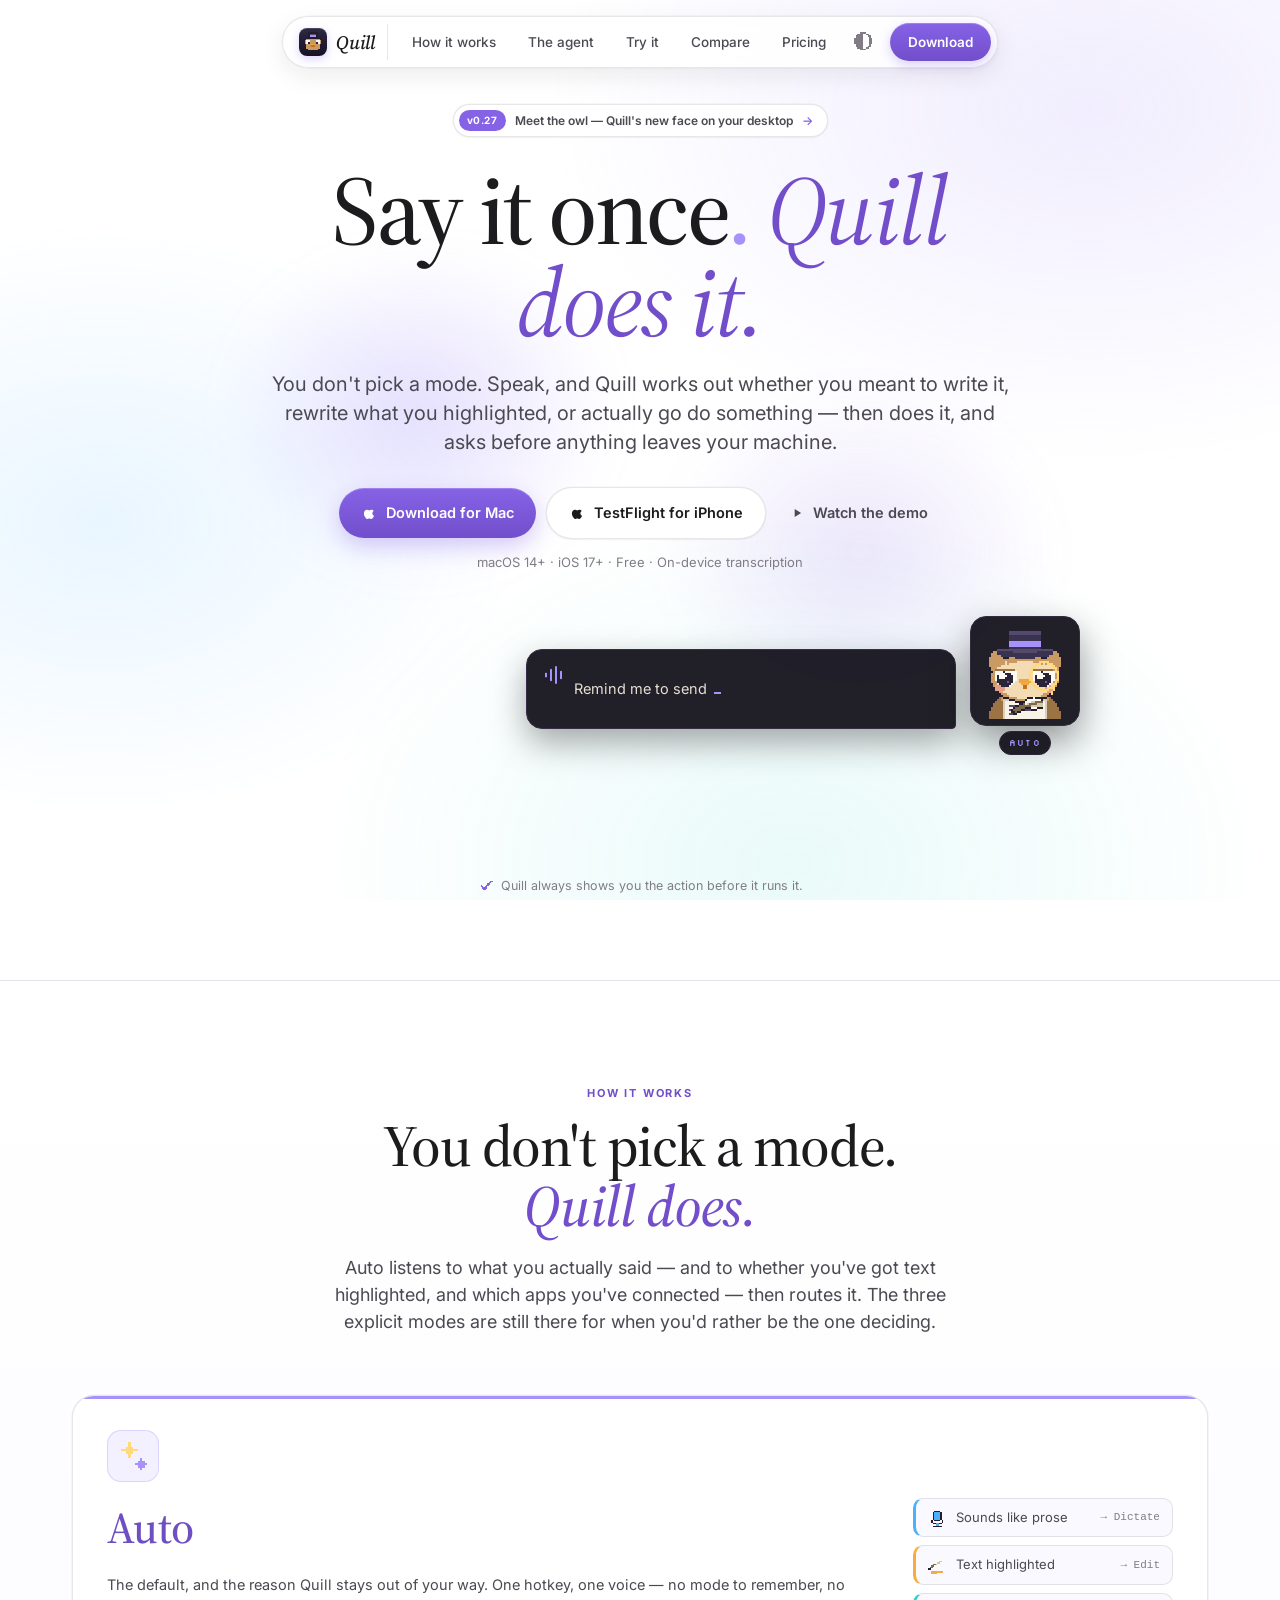
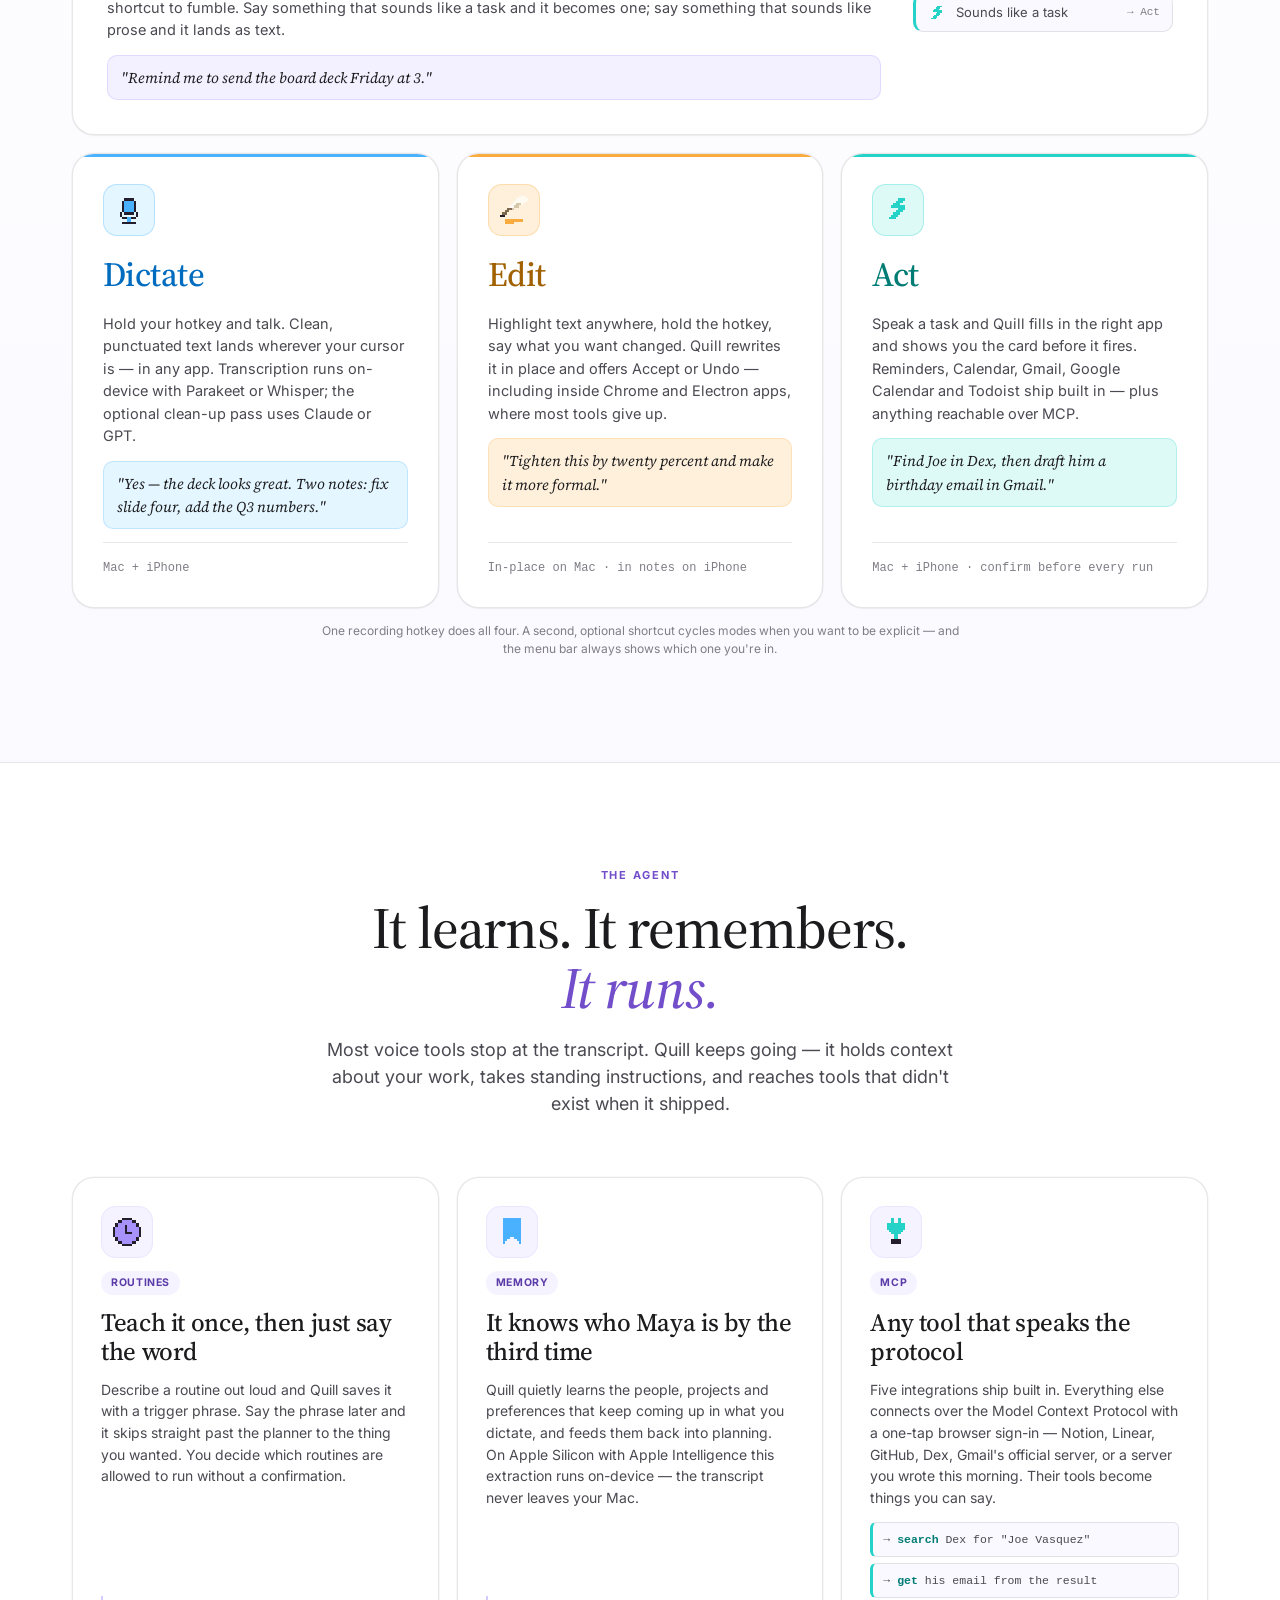
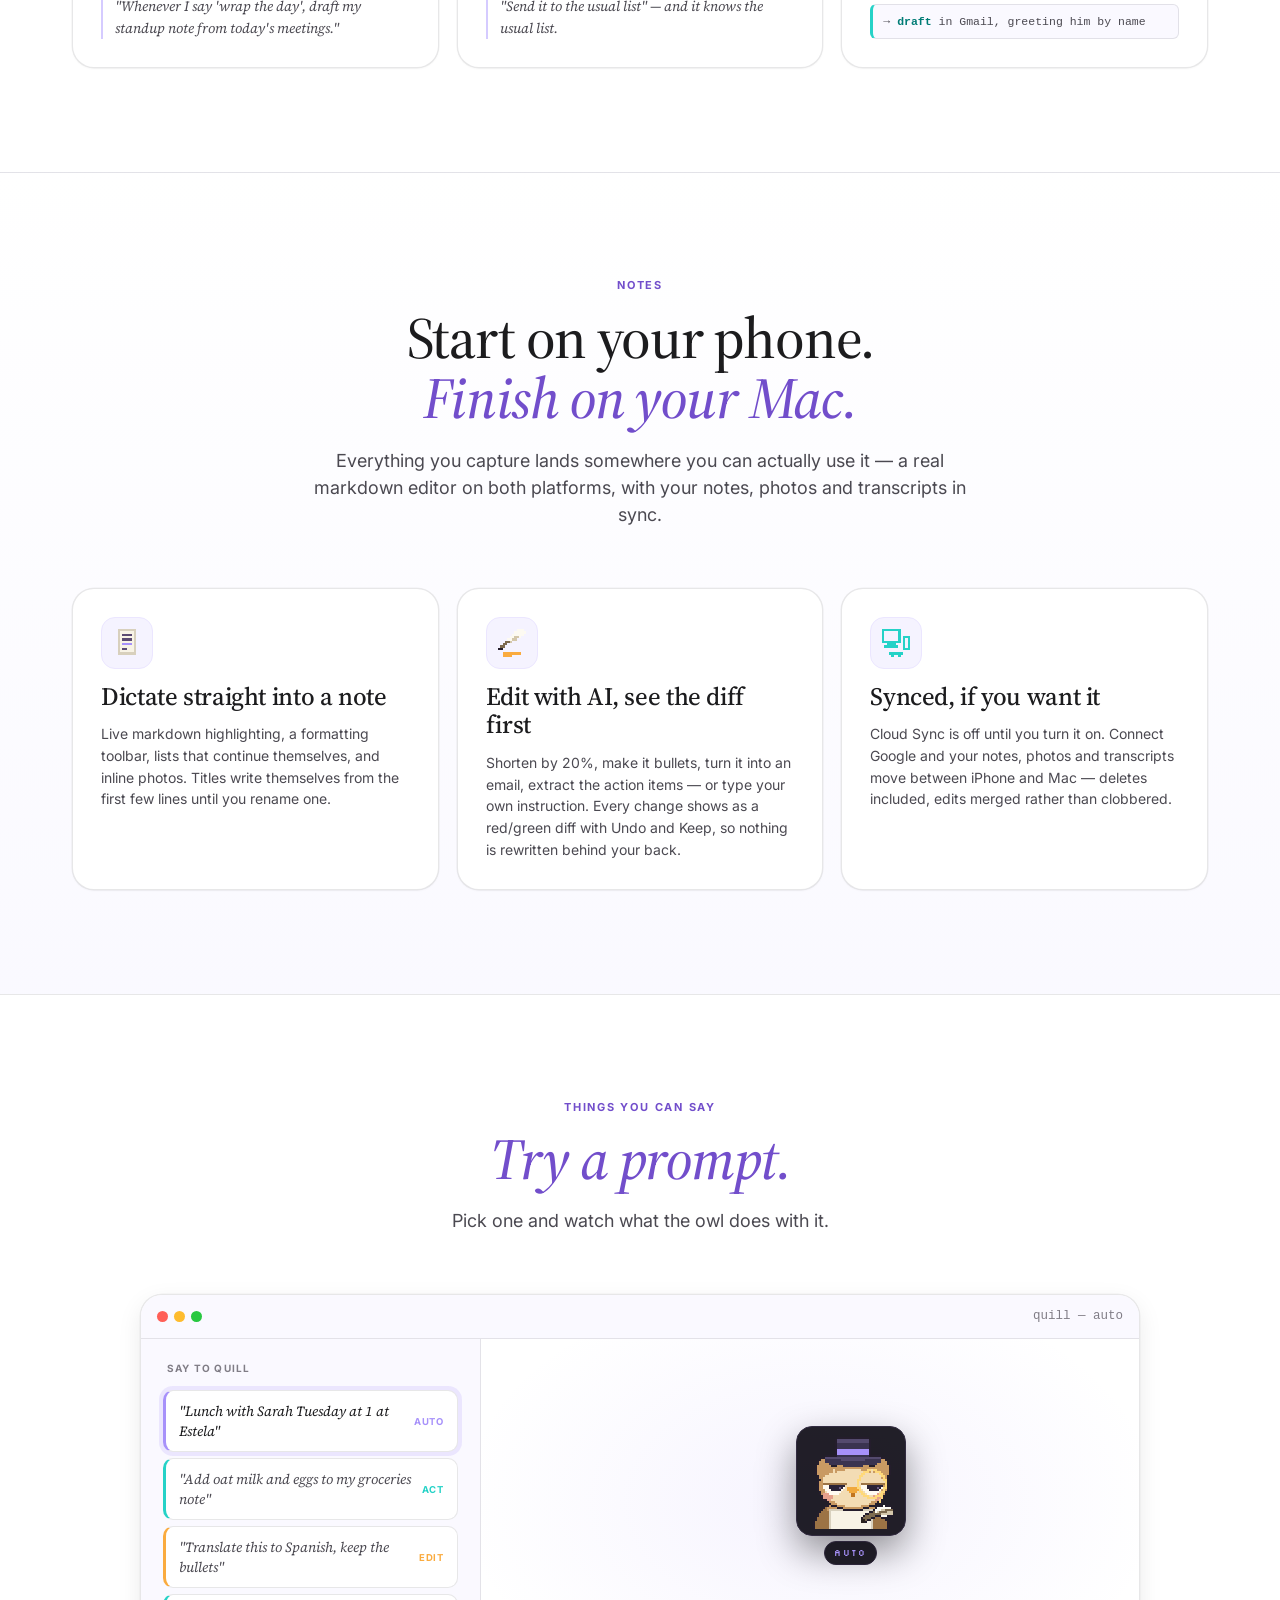
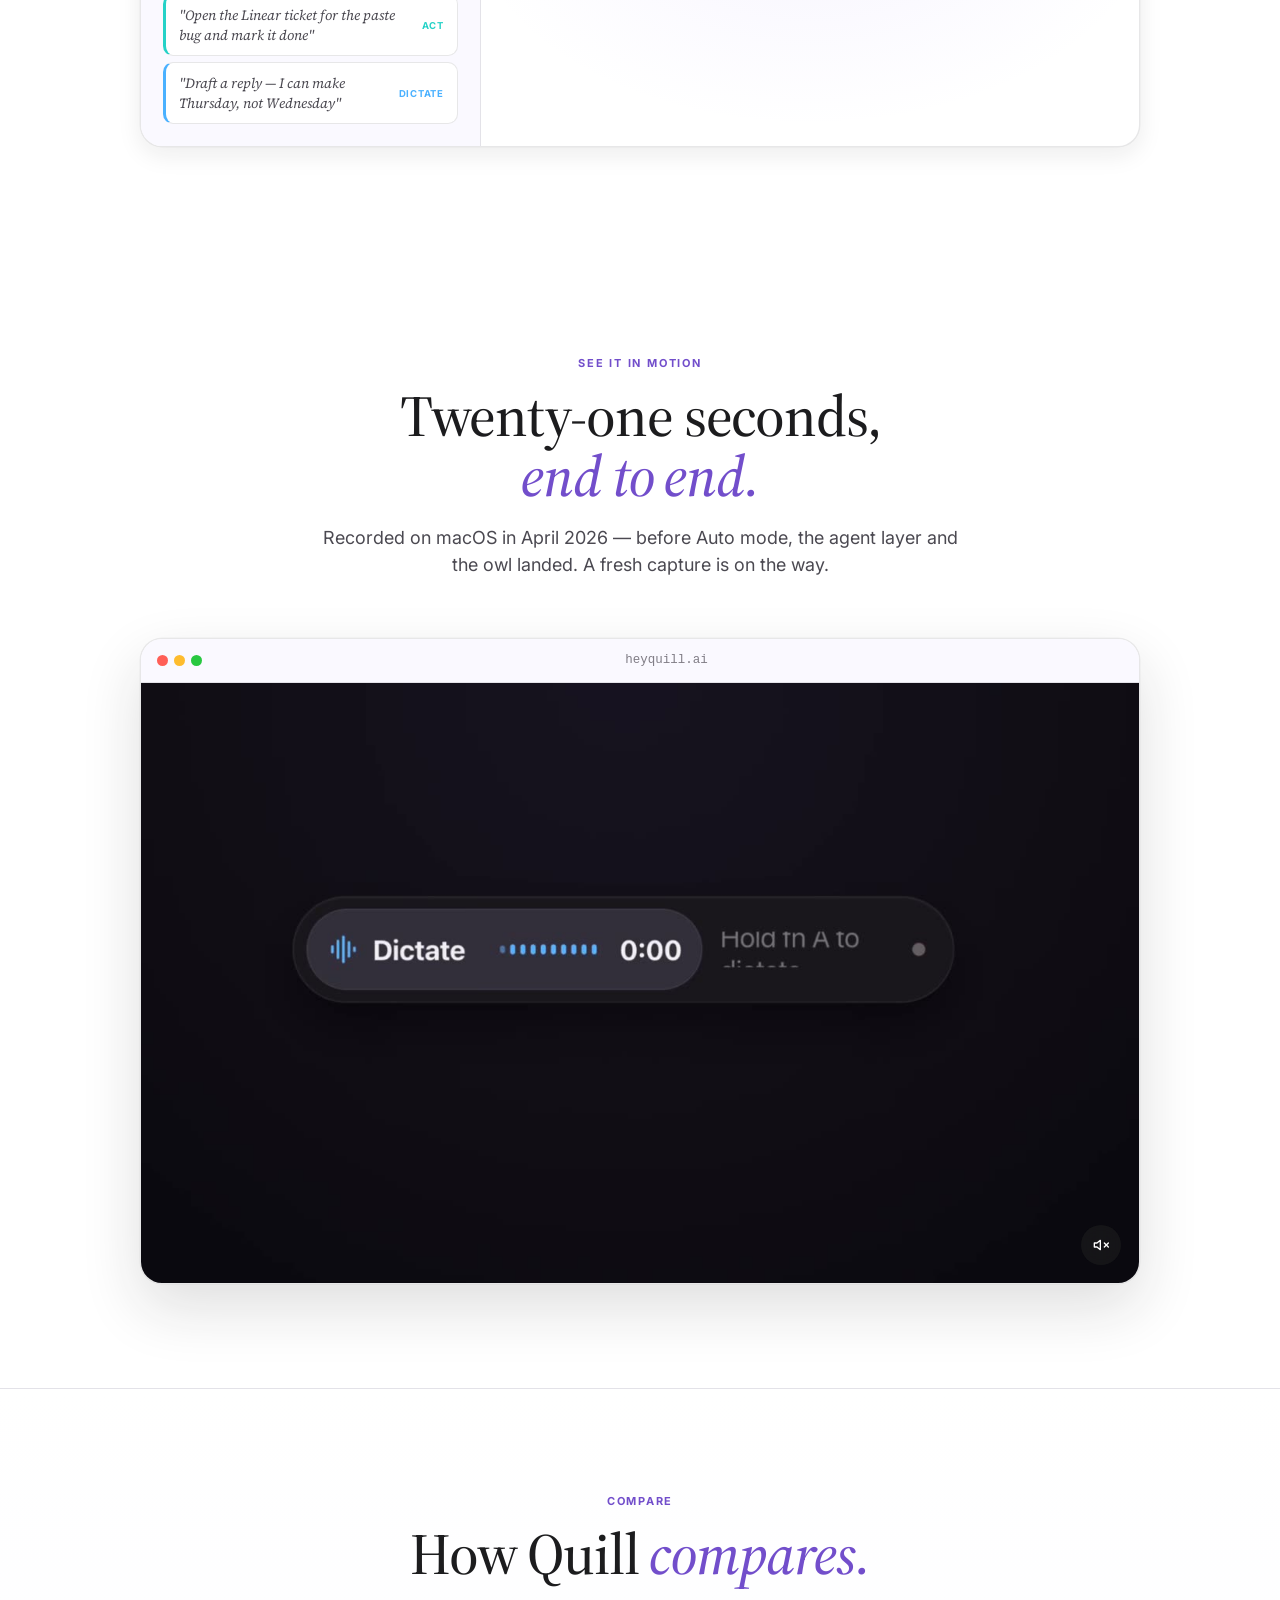
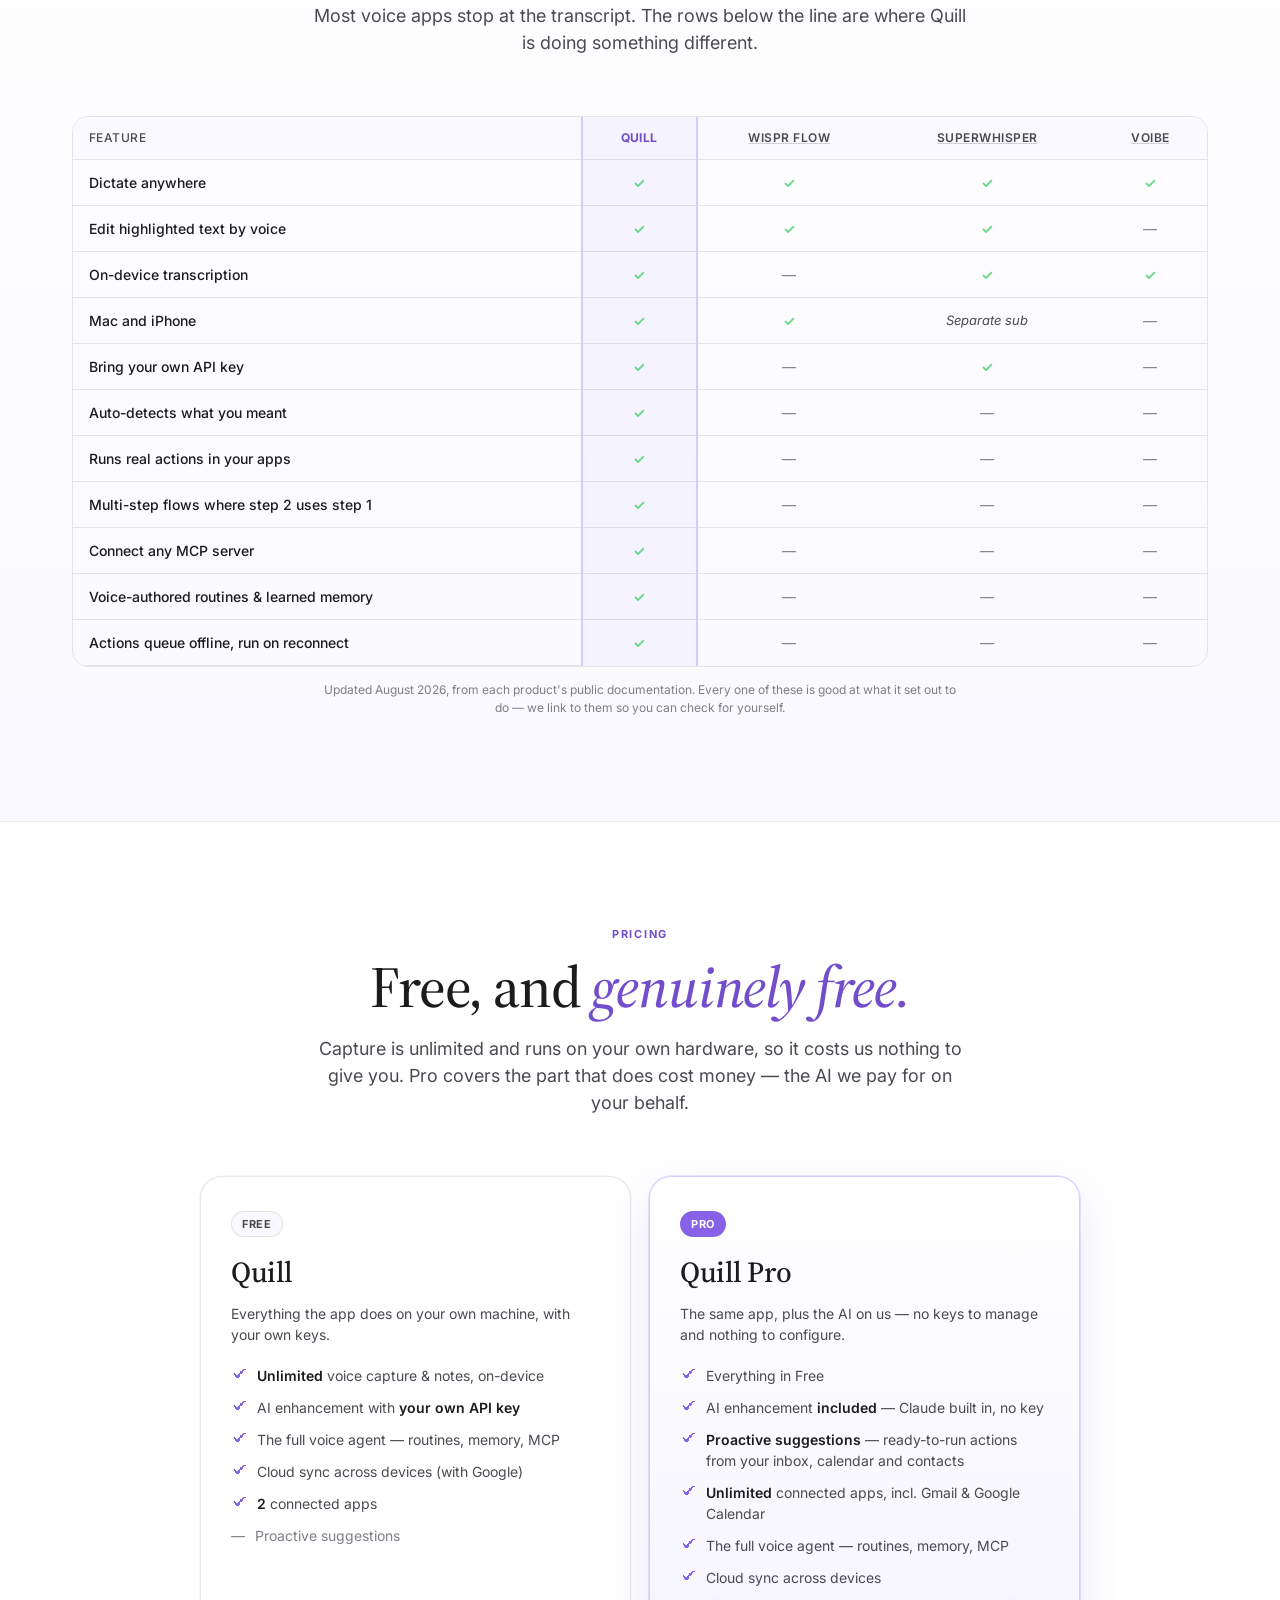
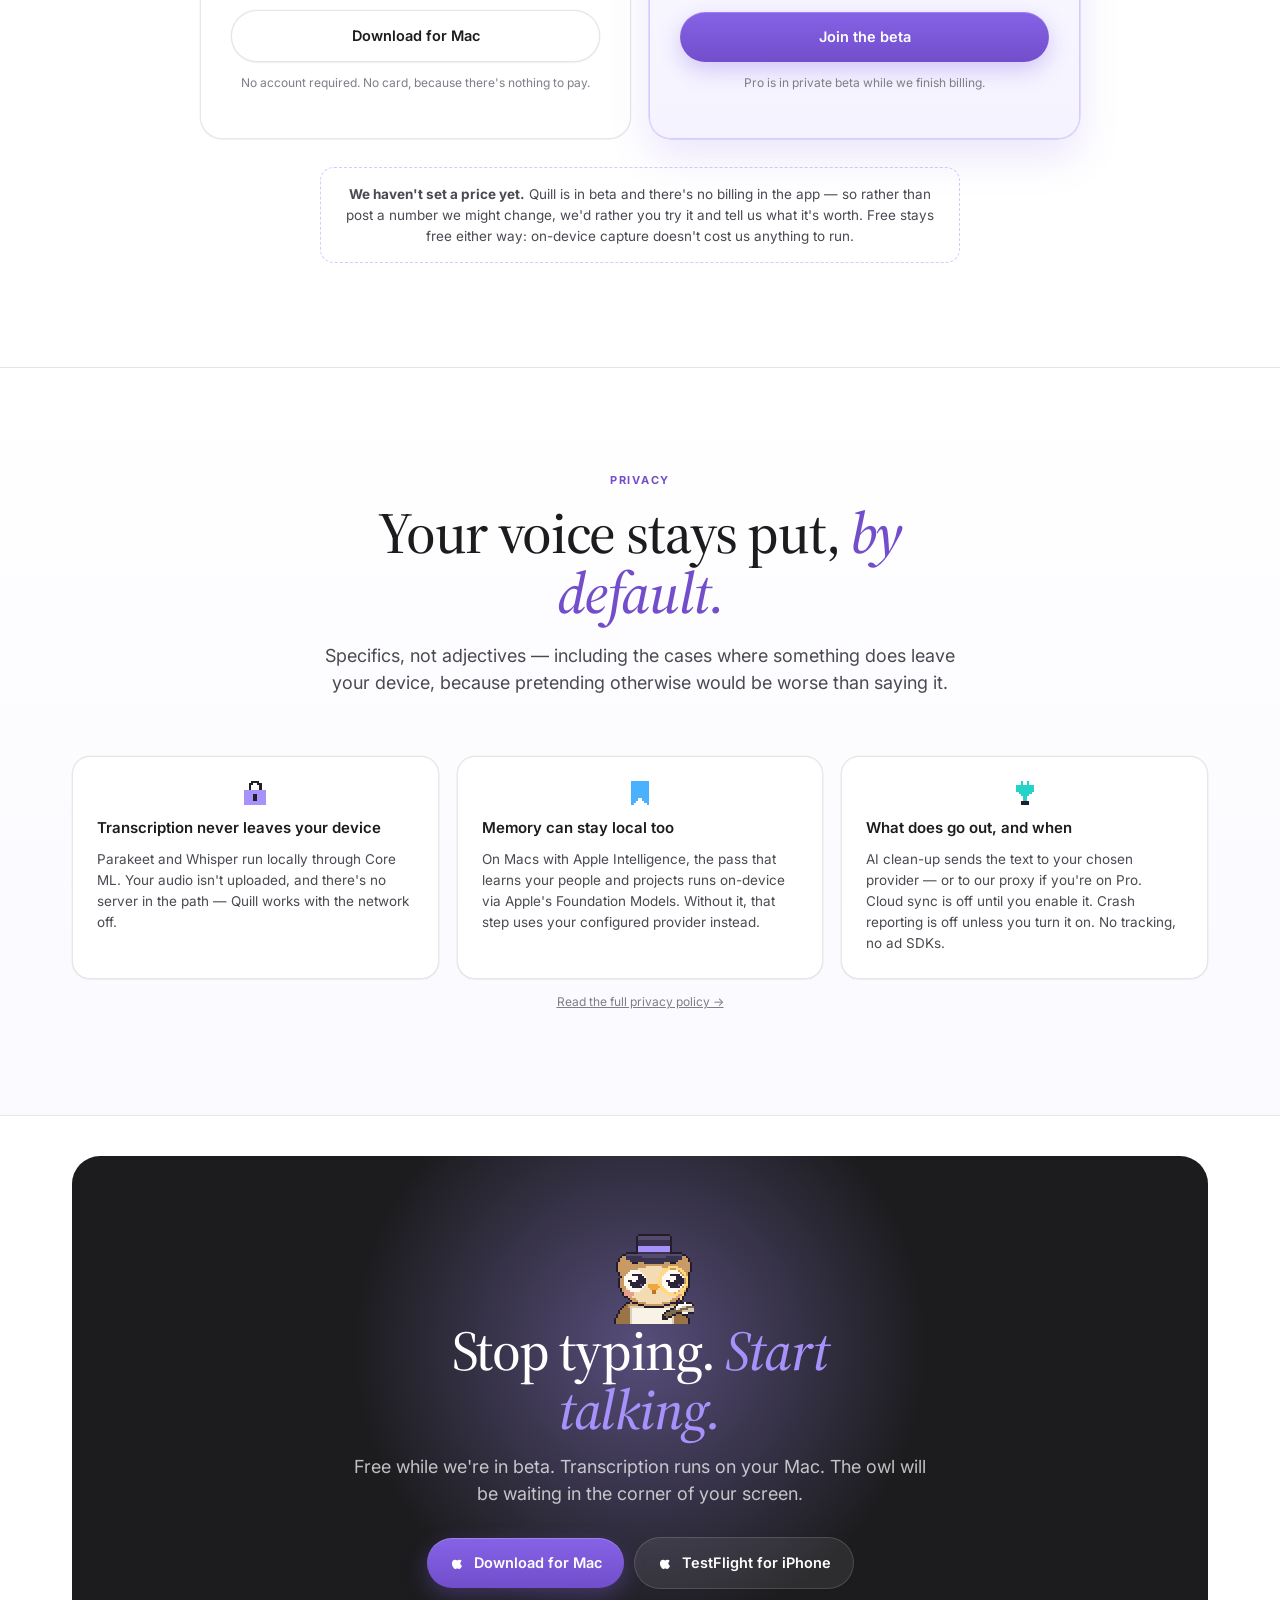
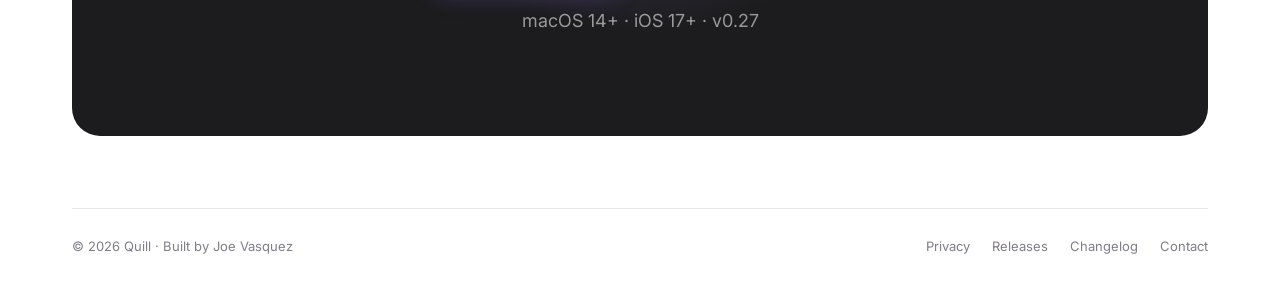
<file: index.html>
<!doctype html>
<html lang="en">
<head>
<meta charset="utf-8" />
<title>Quill — the voice agent for Mac and iPhone</title>
<meta name="viewport" content="width=device-width, initial-scale=1" />
<meta name="description" content="Speak. Quill figures out whether you meant to write, rewrite, or do — and does it. On-device transcription, an agent that learns your routines, and any tool that speaks MCP. Mac and iPhone.">
<meta name="theme-color" content="#8663e6">

<meta property="og:title" content="Quill — the voice agent for Mac and iPhone">
<meta property="og:description" content="Speak. Quill figures out whether you meant to write, rewrite, or do — and does it. On-device transcription, an agent that learns your routines, and any tool that speaks MCP.">
<meta property="og:type" content="website">
<meta property="og:url" content="https://heyquill.ai">
<meta property="og:image" content="https://heyquill.ai/assets/og-image.jpg">
<meta property="og:image:width" content="1200">
<meta property="og:image:height" content="630">
<meta name="twitter:card" content="summary_large_image">
<meta name="twitter:title" content="Quill — the voice agent for Mac and iPhone">
<meta name="twitter:description" content="Speak. Quill figures out whether you meant to write, rewrite, or do — and does it.">
<meta name="twitter:image" content="https://heyquill.ai/assets/og-image.jpg">

<link rel="icon" type="image/svg+xml" href="/favicon.svg">
<link rel="apple-touch-icon" href="/assets/quill-icon.png">

<link rel="preconnect" href="https://fonts.googleapis.com" />
<link rel="preconnect" href="https://fonts.gstatic.com" crossorigin />
<link href="https://fonts.googleapis.com/css2?family=Source+Serif+4:ital,opsz,wght@0,8..60,400;0,8..60,500;0,8..60,600;1,8..60,400;1,8..60,500&family=Inter:wght@400;500;600;700&family=Silkscreen&display=swap" rel="stylesheet" />
<link rel="stylesheet" href="/styles.css">

<!-- Resolve the theme before first paint. Must be inline and blocking: loading
     this from a file would let the browser paint the default (light) first,
     and anyone on dark would get a white flash on every navigation. -->
<script>
  (function () {
    try {
      var pref = localStorage.getItem('quill-theme') || 'auto';
      var dark = pref === 'dark' ||
        (pref === 'auto' && window.matchMedia('(prefers-color-scheme: dark)').matches);
      document.documentElement.dataset.theme = dark ? 'dark' : 'light';
      document.documentElement.dataset.themePref = pref;
    } catch (e) {
      document.documentElement.dataset.theme = 'light';
    }
  })();
</script>
</head>
<body>

<!-- ================================ Nav ================================ -->
<div class="nav-wrap">
  <nav class="nav" aria-label="Main">
    <a href="/" class="brand">
      <span class="brand-mark" data-owl-mark aria-hidden="true"></span>
      <span class="brand-word">Quill</span>
    </a>
    <a href="#modes" class="lnk">How it works</a>
    <a href="#agent" class="lnk">The agent</a>
    <a href="#try" class="lnk">Try it</a>
    <a href="#compare" class="lnk">Compare</a>
    <a href="#pricing" class="lnk">Pricing</a>
    <button class="theme-toggle" type="button" data-theme-toggle aria-label="Colour theme">
      <span data-theme-icon aria-hidden="true"></span>
    </button>
    <a href="https://github.com/joevasquez/Quill/releases/latest/download/Hex-latest.dmg" class="cta">Download</a>
  </nav>
</div>

<!-- ================================ Hero ================================ -->
<section class="hero col">
  <a href="#modes" class="eyebrow">
    <span class="pip">v0.27</span>
    Meet the owl — Quill's new face on your desktop
    <span class="arrow" aria-hidden="true">→</span>
  </a>

  <h1 class="head">Say it once<span class="stop">.</span> <em>Quill does it.</em></h1>

  <p class="sub">
    You don't pick a mode. Speak, and Quill works out whether you meant to write it,
    rewrite what you highlighted, or actually go do something — then does it, and asks
    before anything leaves your machine.
  </p>

  <div class="cta-row">
    <a href="https://github.com/joevasquez/Quill/releases/latest/download/Hex-latest.dmg" class="btn btn-primary">
      <svg width="16" height="16" viewBox="0 0 24 24" fill="currentColor" aria-hidden="true"><path d="M17.05 20.28c-.98.95-2.05.8-3.08.35-1.09-.46-2.09-.48-3.24 0-1.44.62-2.2.44-3.06-.35C2.79 15.25 3.51 7.59 9.05 7.31c1.35.07 2.29.74 3.08.8 1.18-.24 2.31-.93 3.57-.84 1.51.12 2.65.72 3.4 1.8-3.12 1.87-2.38 5.98.48 7.13-.57 1.5-1.31 2.99-2.54 4.09z"/></svg>
      Download for Mac
    </a>
    <a href="https://testflight.apple.com/join/RfDVsVs3" class="btn btn-secondary">
      <svg width="16" height="16" viewBox="0 0 24 24" fill="currentColor" aria-hidden="true"><path d="M17.05 20.28c-.98.95-2.05.8-3.08.35-1.09-.46-2.09-.48-3.24 0-1.44.62-2.2.44-3.06-.35C2.79 15.25 3.51 7.59 9.05 7.31c1.35.07 2.29.74 3.08.8 1.18-.24 2.31-.93 3.57-.84 1.51.12 2.65.72 3.4 1.8-3.12 1.87-2.38 5.98.48 7.13-.57 1.5-1.31 2.99-2.54 4.09z"/></svg>
      TestFlight for iPhone
    </a>
    <a href="#video" class="btn btn-ghost">
      <svg width="14" height="14" viewBox="0 0 24 24" fill="currentColor" aria-hidden="true"><path d="M8 5v14l11-7z"/></svg>
      Watch the demo
    </a>
  </div>
  <p class="meta">macOS 14+ · iOS 17+ · Free · On-device transcription</p>

  <!-- The owl stage: the app's actual overlay, running live. -->
  <div class="stage" data-stage="hero" role="img"
       aria-label="Animated demonstration of Quill's owl avatar cycling through Auto, Dictate, Edit and Act modes.">
    <div class="stage-bubble-slot">
      <div class="stage-bubble" data-bubble>
        <div class="stage-wave" data-wave aria-hidden="true"><span></span><span></span><span></span><span></span></div>
        <p class="stage-line" data-line></p>
      </div>
    </div>
    <div class="stage-owl-col">
      <div class="stage-avatar"><canvas data-owl></canvas></div>
      <div class="stage-pill" data-pill>Auto</div>
    </div>
    <div class="stage-result">
      <div class="stage-card" data-card>
        <span class="tile" data-card-tile></span>
        <span class="lines">
          <span class="a" data-card-app></span>
          <span class="b" data-card-detail></span>
        </span>
        <span class="ok" aria-hidden="true">
          <svg width="12" height="12" viewBox="0 0 24 24" fill="none" stroke="white" stroke-width="3" stroke-linecap="round"><polyline points="20 6 9 17 4 12"/></svg>
        </span>
      </div>
    </div>
    <p class="stage-note">
      <span data-pixel="check" data-size="16" aria-hidden="true"></span>
      Quill always shows you the action before it runs it.
    </p>
  </div>
</section>

<!-- ============================== The modes ============================== -->
<section class="s band" id="modes">
  <div class="col">
    <div class="sec-label">How it works</div>
    <h2 class="sec-title">You don't pick a mode. <em>Quill does.</em></h2>
    <p class="sec-sub">
      Auto listens to what you actually said — and to whether you've got text highlighted,
      and which apps you've connected — then routes it. The three explicit modes are still
      there for when you'd rather be the one deciding.
    </p>

    <div class="modes">
      <article class="mode-card is-lead" data-mode="auto">
        <div class="lead-copy">
          <span class="pixel-tile" data-pixel="sparkles" data-size="28" data-accent="#a791fa" aria-hidden="true"></span>
          <h3>Auto</h3>
          <p>
            The default, and the reason Quill stays out of your way. One hotkey, one voice —
            no mode to remember, no shortcut to fumble. Say something that sounds like a task
            and it becomes one; say something that sounds like prose and it lands as text.
          </p>
          <p class="said">"Remind me to send the board deck Friday at 3."</p>
        </div>
        <div class="lead-flow">
          <div class="flow-row" data-mode="dictate">
            <span data-pixel="mic" data-size="18" data-accent="#4ab1ff" aria-hidden="true"></span>
            Sounds like prose <span class="k">→ Dictate</span>
          </div>
          <div class="flow-row" data-mode="edit">
            <span data-pixel="quill" data-size="18" data-accent="#faab3f" aria-hidden="true"></span>
            Text highlighted <span class="k">→ Edit</span>
          </div>
          <div class="flow-row" data-mode="act">
            <span data-pixel="bolt" data-size="18" data-accent="#25d2c7" aria-hidden="true"></span>
            Sounds like a task <span class="k">→ Act</span>
          </div>
        </div>
      </article>

      <article class="mode-card" data-mode="dictate">
        <span class="pixel-tile" data-pixel="mic" data-size="28" data-accent="#4ab1ff" aria-hidden="true"></span>
        <h3>Dictate</h3>
        <p>
          Hold your hotkey and talk. Clean, punctuated text lands wherever your cursor is —
          in any app. Transcription runs on-device with Parakeet or Whisper; the optional
          clean-up pass uses Claude or GPT.
        </p>
        <p class="said">"Yes — the deck looks great. Two notes: fix slide four, add the Q3 numbers."</p>
        <div class="foot">Mac + iPhone</div>
      </article>

      <article class="mode-card" data-mode="edit">
        <span class="pixel-tile" data-pixel="quill" data-size="28" data-accent="#faab3f" aria-hidden="true"></span>
        <h3>Edit</h3>
        <p>
          Highlight text anywhere, hold the hotkey, say what you want changed. Quill rewrites
          it in place and offers Accept or Undo — including inside Chrome and Electron apps,
          where most tools give up.
        </p>
        <p class="said">"Tighten this by twenty percent and make it more formal."</p>
        <div class="foot">In-place on Mac · in notes on iPhone</div>
      </article>

      <article class="mode-card" data-mode="act">
        <span class="pixel-tile" data-pixel="bolt" data-size="28" data-accent="#25d2c7" aria-hidden="true"></span>
        <h3>Act</h3>
        <p>
          Speak a task and Quill fills in the right app and shows you the card before it fires.
          Reminders, Calendar, Gmail, Google Calendar and Todoist ship built in — plus anything
          reachable over MCP.
        </p>
        <p class="said">"Find Joe in Dex, then draft him a birthday email in Gmail."</p>
        <div class="foot">Mac + iPhone · confirm before every run</div>
      </article>
    </div>

    <p class="cmp-foot">
      One recording hotkey does all four. A second, optional shortcut cycles modes when you
      want to be explicit — and the menu bar always shows which one you're in.
    </p>
  </div>
</section>

<!-- ============================== The agent ============================== -->
<section class="s" id="agent">
  <div class="col">
    <div class="sec-label">The agent</div>
    <h2 class="sec-title">It learns. It remembers. <em>It runs.</em></h2>
    <p class="sec-sub">
      Most voice tools stop at the transcript. Quill keeps going — it holds context about your
      work, takes standing instructions, and reaches tools that didn't exist when it shipped.
    </p>

    <div class="cards">
      <article class="card">
        <span class="pixel-tile" data-pixel="clock" data-size="28" data-accent="#a791fa" aria-hidden="true"></span>
        <span class="pip">Routines</span>
        <h3>Teach it once, then just say the word</h3>
        <p>
          Describe a routine out loud and Quill saves it with a trigger phrase. Say the phrase
          later and it skips straight past the planner to the thing you wanted. You decide which
          routines are allowed to run without a confirmation.
        </p>
        <p class="said">"Whenever I say 'wrap the day', draft my standup note from today's meetings."</p>
      </article>

      <article class="card">
        <span class="pixel-tile" data-pixel="bookmark" data-size="28" data-accent="#4ab1ff" aria-hidden="true"></span>
        <span class="pip">Memory</span>
        <h3>It knows who Maya is by the third time</h3>
        <p>
          Quill quietly learns the people, projects and preferences that keep coming up in what
          you dictate, and feeds them back into planning. On Apple Silicon with Apple Intelligence
          this extraction runs on-device — the transcript never leaves your Mac.
        </p>
        <p class="said">"Send it to the usual list" — and it knows the usual list.</p>
      </article>

      <article class="card">
        <span class="pixel-tile" data-pixel="plug" data-size="28" data-accent="#25d2c7" aria-hidden="true"></span>
        <span class="pip">MCP</span>
        <h3>Any tool that speaks the protocol</h3>
        <p>
          Five integrations ship built in. Everything else connects over the Model Context
          Protocol with a one-tap browser sign-in — Notion, Linear, GitHub, Dex, Gmail's official
          server, or a server you wrote this morning. Their tools become things you can say.
        </p>
        <div class="chain">
          <div class="step">→ <em>search</em> Dex for "Joe Vasquez"</div>
          <div class="step">→ <em>get</em> his email from the result</div>
          <div class="step">→ <em>draft</em> in Gmail, greeting him by name</div>
        </div>
      </article>
    </div>
  </div>
</section>

<!-- ============================== Notes ============================== -->
<section class="s band" id="notes">
  <div class="col">
    <div class="sec-label">Notes</div>
    <h2 class="sec-title">Start on your phone. <em>Finish on your Mac.</em></h2>
    <p class="sec-sub">
      Everything you capture lands somewhere you can actually use it — a real markdown editor
      on both platforms, with your notes, photos and transcripts in sync.
    </p>

    <div class="cards">
      <article class="card">
        <span class="pixel-tile" data-pixel="notepad" data-size="28" data-accent="#a791fa" aria-hidden="true"></span>
        <h3>Dictate straight into a note</h3>
        <p>
          Live markdown highlighting, a formatting toolbar, lists that continue themselves, and
          inline photos. Titles write themselves from the first few lines until you rename one.
        </p>
      </article>

      <article class="card">
        <span class="pixel-tile" data-pixel="quill" data-size="28" data-accent="#faab3f" aria-hidden="true"></span>
        <h3>Edit with AI, see the diff first</h3>
        <p>
          Shorten by 20%, make it bullets, turn it into an email, extract the action items — or
          type your own instruction. Every change shows as a red/green diff with Undo and Keep,
          so nothing is rewritten behind your back.
        </p>
      </article>

      <article class="card">
        <span class="pixel-tile" data-pixel="devices" data-size="28" data-accent="#25d2c7" aria-hidden="true"></span>
        <h3>Synced, if you want it</h3>
        <p>
          Cloud Sync is off until you turn it on. Connect Google and your notes, photos and
          transcripts move between iPhone and Mac — deletes included, edits merged rather than
          clobbered.
        </p>
      </article>
    </div>
  </div>
</section>

<!-- ============================== Try it ============================== -->
<section class="s" id="try">
  <div class="col">
    <div class="sec-label">Things you can say</div>
    <h2 class="sec-title"><em>Try a prompt.</em></h2>
    <p class="sec-sub">Pick one and watch what the owl does with it.</p>

    <div class="try-frame">
      <div class="try-bar">
        <div class="dots" aria-hidden="true"><span></span><span></span><span></span></div>
        <div class="ttl">quill — auto</div>
      </div>
      <div class="try-body">
        <div class="try-prompts" data-prompts>
          <div class="lbl">Say to Quill</div>
          <button class="pr" type="button" data-mode="auto" aria-pressed="false">
            "Lunch with Sarah Tuesday at 1 at Estela"<span class="tag">Auto</span>
          </button>
          <button class="pr" type="button" data-mode="act" aria-pressed="false">
            "Add oat milk and eggs to my groceries note"<span class="tag">Act</span>
          </button>
          <button class="pr" type="button" data-mode="edit" aria-pressed="false">
            "Translate this to Spanish, keep the bullets"<span class="tag">Edit</span>
          </button>
          <button class="pr" type="button" data-mode="act" aria-pressed="false">
            "Open the Linear ticket for the paste bug and mark it done"<span class="tag">Act</span>
          </button>
          <button class="pr" type="button" data-mode="dictate" aria-pressed="false">
            "Draft a reply — I can make Thursday, not Wednesday"<span class="tag">Dictate</span>
          </button>
        </div>

        <div class="try-stage">
          <div class="stage" data-stage="try">
            <div class="stage-bubble-slot">
              <div class="stage-bubble" data-bubble>
                <div class="stage-wave" data-wave aria-hidden="true"><span></span><span></span><span></span><span></span></div>
                <p class="stage-line" data-line></p>
              </div>
            </div>
            <div class="stage-owl-col">
              <div class="stage-avatar"><canvas data-owl></canvas></div>
              <div class="stage-pill" data-pill>Auto</div>
            </div>
            <div class="stage-result">
              <div class="stage-card" data-card>
                <span class="tile" data-card-tile></span>
                <span class="lines">
                  <span class="a" data-card-app></span>
                  <span class="b" data-card-detail></span>
                </span>
                <span class="ok" aria-hidden="true">
                  <svg width="12" height="12" viewBox="0 0 24 24" fill="none" stroke="white" stroke-width="3" stroke-linecap="round"><polyline points="20 6 9 17 4 12"/></svg>
                </span>
              </div>
            </div>
          </div>
        </div>
      </div>
    </div>
  </div>
</section>

<!-- ============================== Demo video ============================== -->
<section class="s col" id="video">
  <div class="sec-label">See it in motion</div>
  <h2 class="sec-title">Twenty-one seconds, <em>end to end.</em></h2>
  <p class="sec-sub">Recorded on macOS in April 2026 — before Auto mode, the agent layer and the owl landed. A fresh capture is on the way.</p>

  <div class="video-frame">
    <div class="video-chrome">
      <div class="dots" aria-hidden="true"><span></span><span></span><span></span></div>
      <div class="url">heyquill.ai</div>
    </div>
    <video src="/assets/quill-demo.mp4"
           poster="/assets/quill-demo-poster.jpg"
           data-demo-video
           autoplay muted loop playsinline preload="metadata"></video>
    <button class="video-mute" id="videoMute" type="button" aria-label="Unmute demo">
      <svg width="16" height="16" viewBox="0 0 24 24" fill="none" stroke="currentColor" stroke-width="2" stroke-linecap="round" stroke-linejoin="round"><polygon points="11 5 6 9 2 9 2 15 6 15 11 19 11 5"/><line x1="23" y1="9" x2="17" y2="15"/><line x1="17" y1="9" x2="23" y2="15"/></svg>
    </button>
  </div>
</section>

<!-- ============================== Compare ============================== -->
<section class="s band" id="compare">
  <div class="col">
    <div class="sec-label">Compare</div>
    <h2 class="sec-title">How Quill <em>compares.</em></h2>
    <p class="sec-sub">Most voice apps stop at the transcript. The rows below the line are where Quill is doing something different.</p>

    <div class="compare-wrap">
      <table class="cmp">
        <thead>
          <tr>
            <th scope="col">Feature</th>
            <th scope="col" class="col-quill">Quill</th>
            <th scope="col"><a href="https://wisprflow.com" target="_blank" rel="noopener">Wispr Flow</a></th>
            <th scope="col"><a href="https://superwhisper.com" target="_blank" rel="noopener">Superwhisper</a></th>
            <th scope="col"><a href="https://voibe.app" target="_blank" rel="noopener">Voibe</a></th>
          </tr>
        </thead>
        <tbody>
          <tr>
            <th scope="row">Dictate anywhere</th>
            <td class="col-quill cmp-yes">✓</td><td class="cmp-yes">✓</td><td class="cmp-yes">✓</td><td class="cmp-yes">✓</td>
          </tr>
          <tr>
            <th scope="row">Edit highlighted text by voice</th>
            <td class="col-quill cmp-yes">✓</td><td class="cmp-yes">✓</td><td class="cmp-yes">✓</td><td class="cmp-no">—</td>
          </tr>
          <tr>
            <th scope="row">On-device transcription</th>
            <td class="col-quill cmp-yes">✓</td><td class="cmp-no">—</td><td class="cmp-yes">✓</td><td class="cmp-yes">✓</td>
          </tr>
          <tr>
            <th scope="row">Mac and iPhone</th>
            <td class="col-quill cmp-yes">✓</td><td class="cmp-yes">✓</td><td class="cmp-partial">Separate sub</td><td class="cmp-no">—</td>
          </tr>
          <tr>
            <th scope="row">Bring your own API key</th>
            <td class="col-quill cmp-yes">✓</td><td class="cmp-no">—</td><td class="cmp-yes">✓</td><td class="cmp-no">—</td>
          </tr>
          <tr>
            <th scope="row">Auto-detects what you meant</th>
            <td class="col-quill cmp-yes">✓</td><td class="cmp-no">—</td><td class="cmp-no">—</td><td class="cmp-no">—</td>
          </tr>
          <tr>
            <th scope="row">Runs real actions in your apps</th>
            <td class="col-quill cmp-yes">✓</td><td class="cmp-no">—</td><td class="cmp-no">—</td><td class="cmp-no">—</td>
          </tr>
          <tr>
            <th scope="row">Multi-step flows where step 2 uses step 1</th>
            <td class="col-quill cmp-yes">✓</td><td class="cmp-no">—</td><td class="cmp-no">—</td><td class="cmp-no">—</td>
          </tr>
          <tr>
            <th scope="row">Connect any MCP server</th>
            <td class="col-quill cmp-yes">✓</td><td class="cmp-no">—</td><td class="cmp-no">—</td><td class="cmp-no">—</td>
          </tr>
          <tr>
            <th scope="row">Voice-authored routines &amp; learned memory</th>
            <td class="col-quill cmp-yes">✓</td><td class="cmp-no">—</td><td class="cmp-no">—</td><td class="cmp-no">—</td>
          </tr>
          <tr>
            <th scope="row">Actions queue offline, run on reconnect</th>
            <td class="col-quill cmp-yes">✓</td><td class="cmp-no">—</td><td class="cmp-no">—</td><td class="cmp-no">—</td>
          </tr>
        </tbody>
      </table>
    </div>
    <p class="cmp-foot">
      Updated August 2026, from each product's public documentation. Every one of these is good
      at what it set out to do — we link to them so you can check for yourself.
    </p>
  </div>
</section>

<!-- ============================== Pricing ============================== -->
<section class="s" id="pricing">
  <div class="col">
    <div class="sec-label">Pricing</div>
    <h2 class="sec-title">Free, and <em>genuinely free.</em></h2>
    <p class="sec-sub">
      Capture is unlimited and runs on your own hardware, so it costs us nothing to give you.
      Pro covers the part that does cost money — the AI we pay for on your behalf.
    </p>

    <div class="plan-grid">
      <div class="plan">
        <span class="plan-pip">Free</span>
        <h3>Quill</h3>
        <p class="plan-desc">Everything the app does on your own machine, with your own keys.</p>
        <ul class="plan-feats">
          <li><span data-pixel="check" data-size="16" aria-hidden="true"></span><span><b>Unlimited</b> voice capture &amp; notes, on-device</span></li>
          <li><span data-pixel="check" data-size="16" aria-hidden="true"></span><span>AI enhancement with <b>your own API key</b></span></li>
          <li><span data-pixel="check" data-size="16" aria-hidden="true"></span><span>The full voice agent — routines, memory, MCP</span></li>
          <li><span data-pixel="check" data-size="16" aria-hidden="true"></span><span>Cloud sync across devices (with Google)</span></li>
          <li><span data-pixel="check" data-size="16" aria-hidden="true"></span><span><b>2</b> connected apps</span></li>
          <li class="off"><span class="dash" aria-hidden="true">—</span><span>Proactive suggestions</span></li>
        </ul>
        <a href="https://github.com/joevasquez/Quill/releases/latest/download/Hex-latest.dmg" class="btn btn-secondary plan-cta">Download for Mac</a>
        <p class="plan-foot">No account required. No card, because there's nothing to pay.</p>
      </div>

      <div class="plan featured">
        <span class="plan-pip">Pro</span>
        <h3>Quill Pro</h3>
        <p class="plan-desc">The same app, plus the AI on us — no keys to manage and nothing to configure.</p>
        <ul class="plan-feats">
          <li><span data-pixel="check" data-size="16" aria-hidden="true"></span><span>Everything in Free</span></li>
          <li><span data-pixel="check" data-size="16" aria-hidden="true"></span><span>AI enhancement <b>included</b> — Claude built in, no key</span></li>
          <li><span data-pixel="check" data-size="16" aria-hidden="true"></span><span><b>Proactive suggestions</b> — ready-to-run actions from your inbox, calendar and contacts</span></li>
          <li><span data-pixel="check" data-size="16" aria-hidden="true"></span><span><b>Unlimited</b> connected apps, incl. Gmail &amp; Google Calendar</span></li>
          <li><span data-pixel="check" data-size="16" aria-hidden="true"></span><span>The full voice agent — routines, memory, MCP</span></li>
          <li><span data-pixel="check" data-size="16" aria-hidden="true"></span><span>Cloud sync across devices</span></li>
        </ul>
        <a href="https://testflight.apple.com/join/RfDVsVs3" class="btn btn-primary plan-cta">Join the beta</a>
        <p class="plan-foot">Pro is in private beta while we finish billing.</p>
      </div>
    </div>

    <p class="pricing-note">
      <strong>We haven't set a price yet.</strong> Quill is in beta and there's no billing in the
      app — so rather than post a number we might change, we'd rather you try it and tell us what
      it's worth. Free stays free either way: on-device capture doesn't cost us anything to run.
    </p>
  </div>
</section>

<!-- ============================== Privacy ============================== -->
<section class="s band" id="privacy">
  <div class="col">
    <div class="sec-label">Privacy</div>
    <h2 class="sec-title">Your voice stays put, <em>by default.</em></h2>
    <p class="sec-sub">
      Specifics, not adjectives — including the cases where something does leave your device,
      because pretending otherwise would be worse than saying it.
    </p>

    <div class="privacy-grid">
      <div class="privacy-item">
        <span data-pixel="lock" data-size="26" data-accent="#a791fa" aria-hidden="true"></span>
        <h3>Transcription never leaves your device</h3>
        <p>
          Parakeet and Whisper run locally through Core ML. Your audio isn't uploaded, and there's
          no server in the path — Quill works with the network off.
        </p>
      </div>
      <div class="privacy-item">
        <span data-pixel="bookmark" data-size="26" data-accent="#4ab1ff" aria-hidden="true"></span>
        <h3>Memory can stay local too</h3>
        <p>
          On Macs with Apple Intelligence, the pass that learns your people and projects runs
          on-device via Apple's Foundation Models. Without it, that step uses your configured
          provider instead.
        </p>
      </div>
      <div class="privacy-item">
        <span data-pixel="plug" data-size="26" data-accent="#25d2c7" aria-hidden="true"></span>
        <h3>What does go out, and when</h3>
        <p>
          AI clean-up sends the text to your chosen provider — or to our proxy if you're on Pro.
          Cloud sync is off until you enable it. Crash reporting is off unless you turn it on.
          No tracking, no ad SDKs.
        </p>
      </div>
    </div>

    <p class="cmp-foot"><a href="/privacy.html">Read the full privacy policy →</a></p>
  </div>
</section>

<!-- ============================== Final CTA ============================== -->
<section class="col">
  <div class="final">
    <div class="final-owl"><canvas data-owl-final aria-hidden="true"></canvas></div>
    <h2>Stop typing. <em>Start talking.</em></h2>
    <p>
      Free while we're in beta. Transcription runs on your Mac. The owl will be waiting in the
      corner of your screen.
    </p>
    <div class="cta-row">
      <a href="https://github.com/joevasquez/Quill/releases/latest/download/Hex-latest.dmg" class="btn btn-primary">
        <svg width="16" height="16" viewBox="0 0 24 24" fill="currentColor" aria-hidden="true"><path d="M17.05 20.28c-.98.95-2.05.8-3.08.35-1.09-.46-2.09-.48-3.24 0-1.44.62-2.2.44-3.06-.35C2.79 15.25 3.51 7.59 9.05 7.31c1.35.07 2.29.74 3.08.8 1.18-.24 2.31-.93 3.57-.84 1.51.12 2.65.72 3.4 1.8-3.12 1.87-2.38 5.98.48 7.13-.57 1.5-1.31 2.99-2.54 4.09z"/></svg>
        Download for Mac
      </a>
      <a href="https://testflight.apple.com/join/RfDVsVs3" class="btn btn-secondary">
        <svg width="16" height="16" viewBox="0 0 24 24" fill="currentColor" aria-hidden="true"><path d="M17.05 20.28c-.98.95-2.05.8-3.08.35-1.09-.46-2.09-.48-3.24 0-1.44.62-2.2.44-3.06-.35C2.79 15.25 3.51 7.59 9.05 7.31c1.35.07 2.29.74 3.08.8 1.18-.24 2.31-.93 3.57-.84 1.51.12 2.65.72 3.4 1.8-3.12 1.87-2.38 5.98.48 7.13-.57 1.5-1.31 2.99-2.54 4.09z"/></svg>
        TestFlight for iPhone
      </a>
    </div>
    <p class="meta">macOS 14+ · iOS 17+ · v0.27</p>
  </div>

  <footer>
    <div>© 2026 Quill · Built by Joe Vasquez</div>
    <div class="links">
      <a href="/privacy.html">Privacy</a>
      <a href="https://github.com/joevasquez/Quill/releases">Releases</a>
      <a href="https://github.com/joevasquez/Quill/blob/main/CHANGELOG.md">Changelog</a>
      <a href="mailto:joe@joevasquez.com">Contact</a>
    </div>
  </footer>
</section>

<script type="module" src="/app.js"></script>
</body>
</html>
</file>
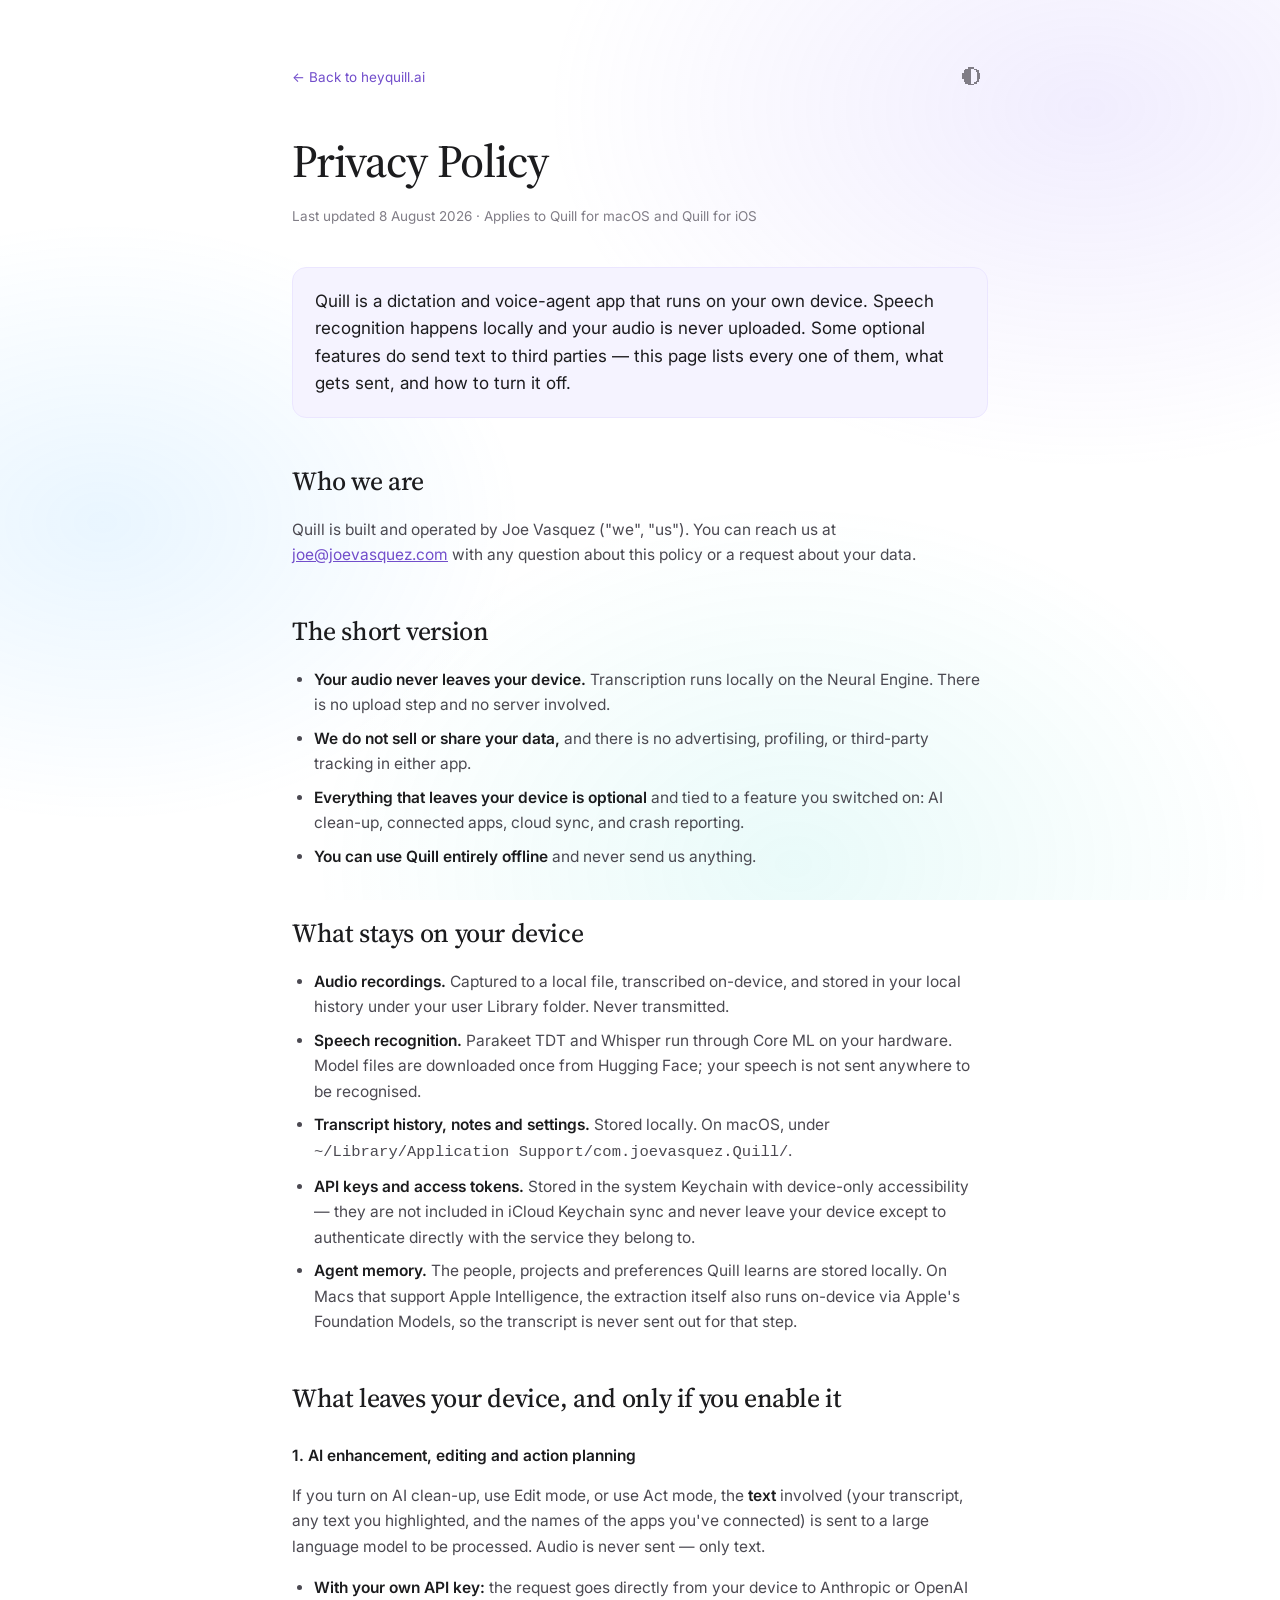
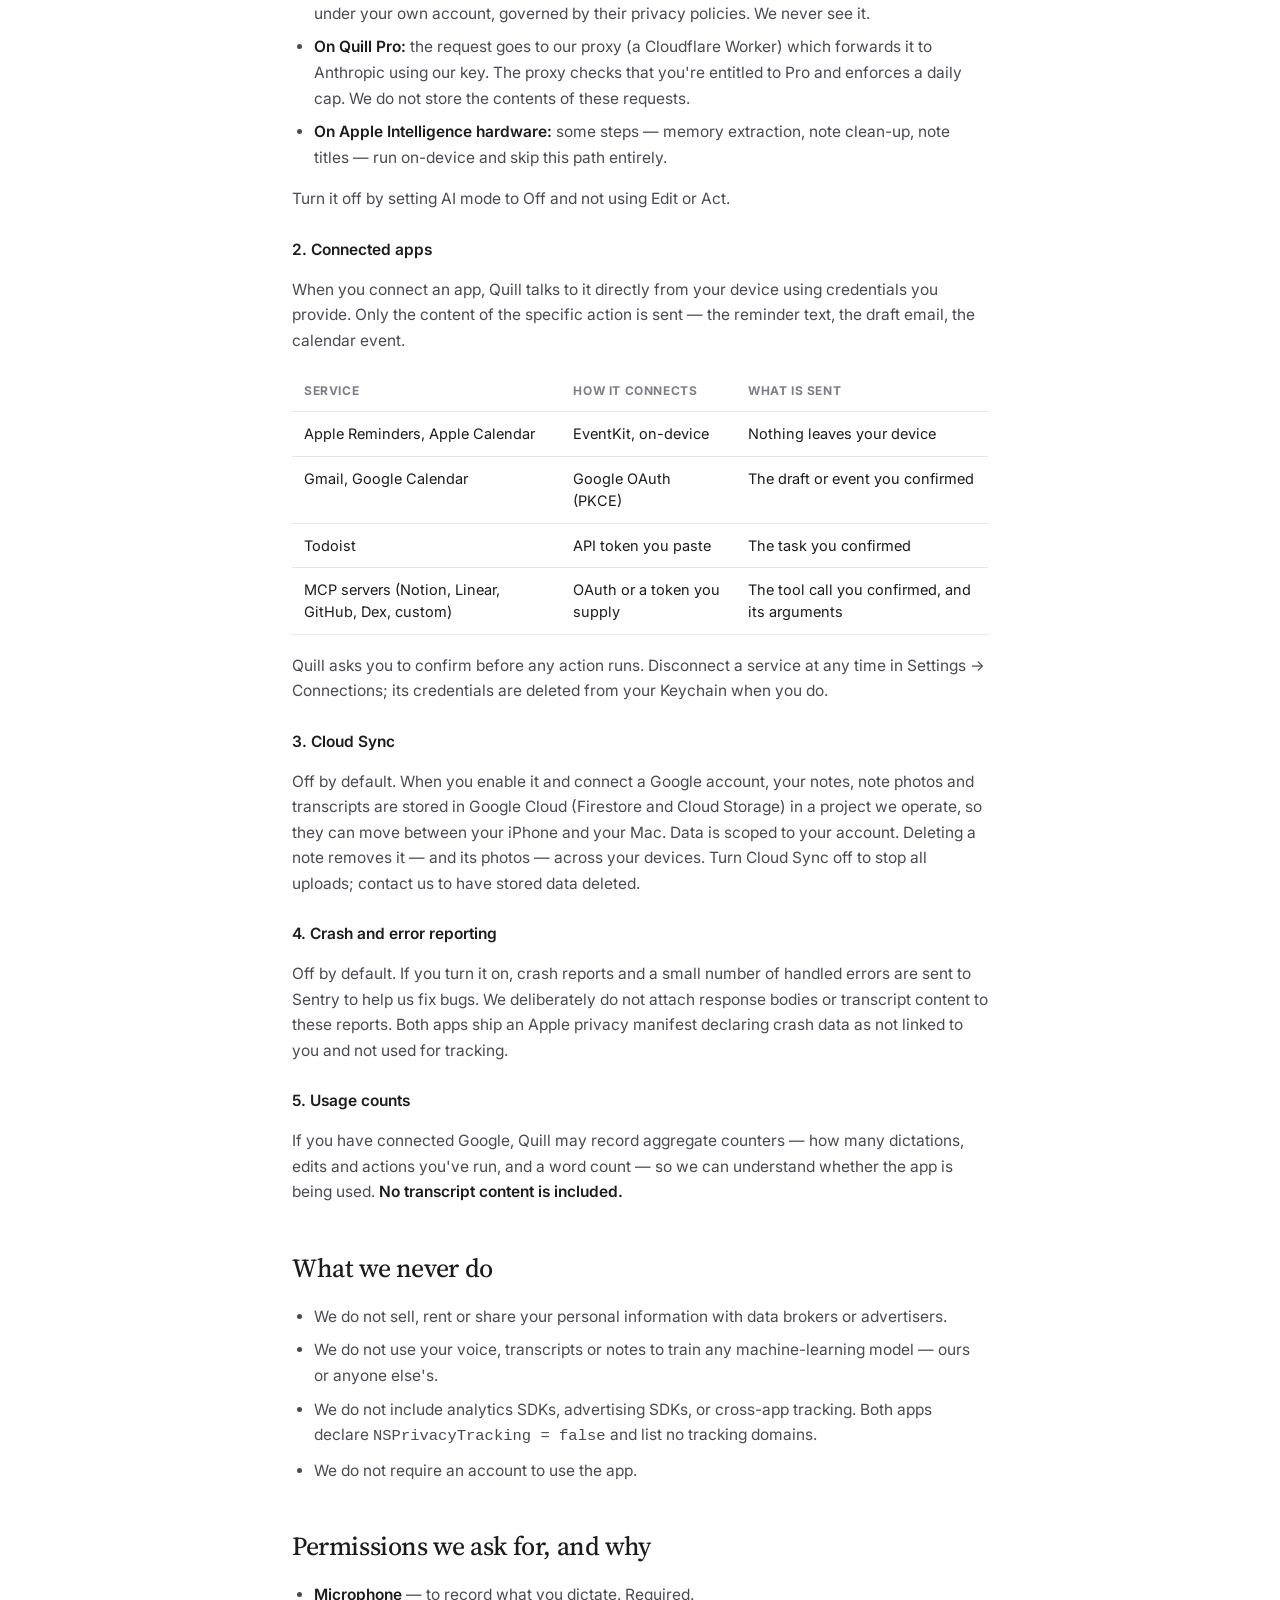
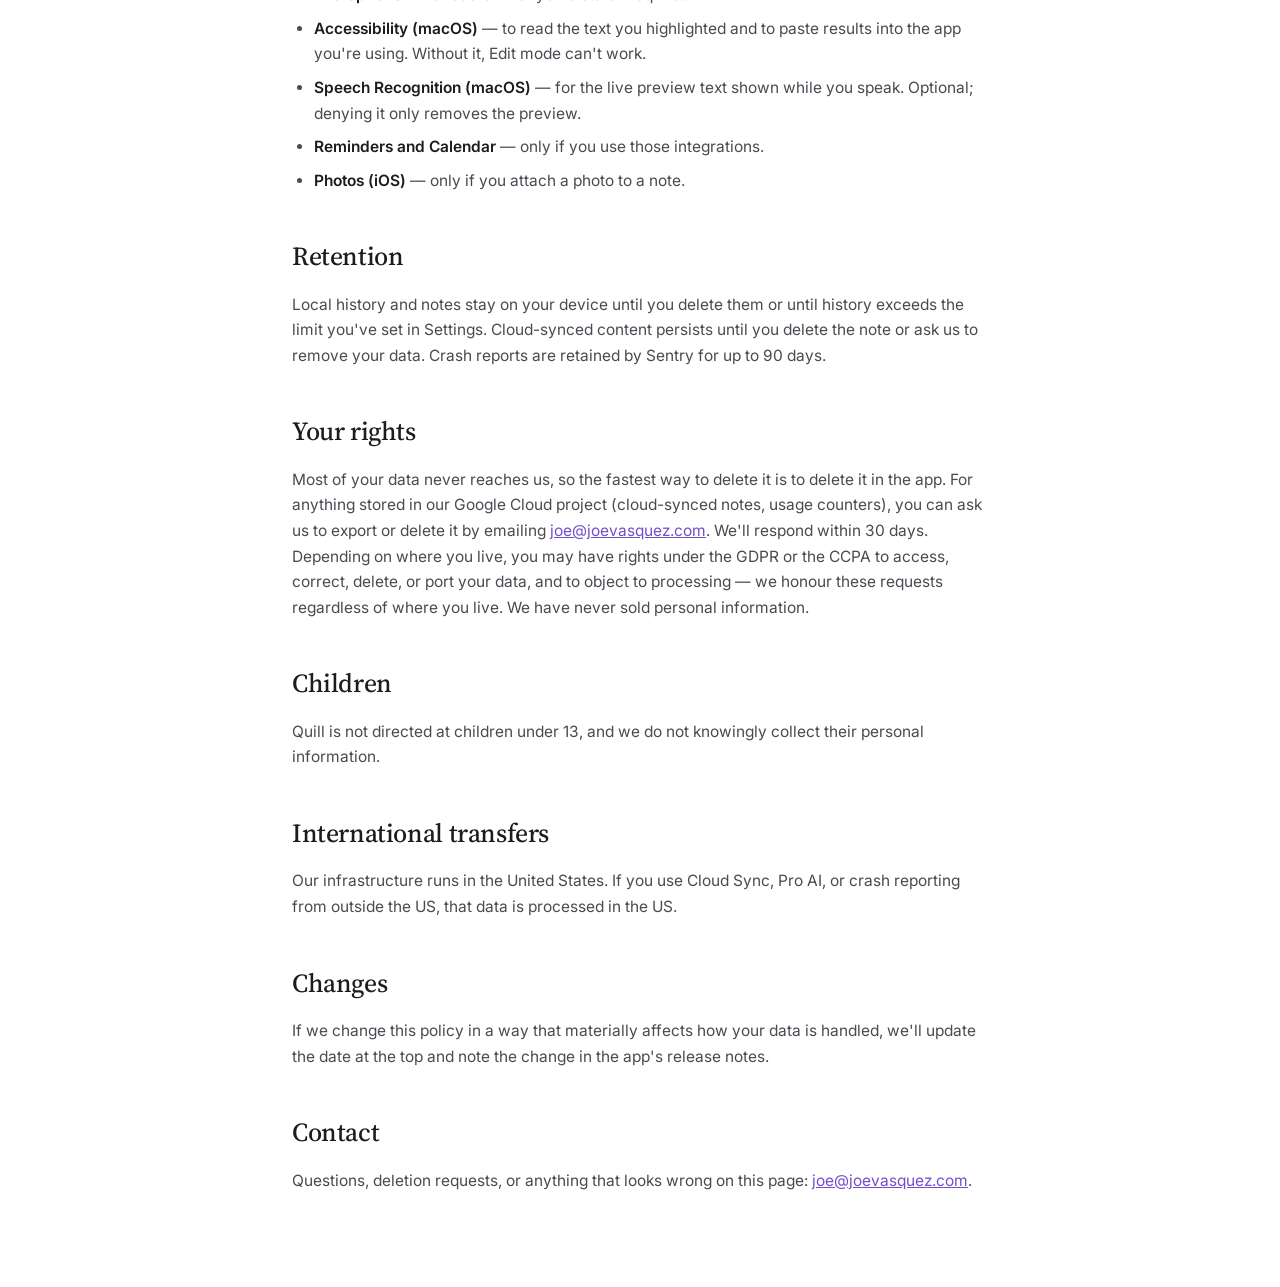
<file: privacy.html>
<!doctype html>
<html lang="en">
<head>
<meta charset="utf-8" />
<title>Privacy Policy — Quill</title>
<meta name="viewport" content="width=device-width, initial-scale=1" />
<meta name="description" content="How Quill handles your voice, your text, and your connected accounts — including every case where data leaves your device.">
<meta name="theme-color" content="#8663e6">
<meta name="robots" content="index, follow">

<link rel="icon" type="image/svg+xml" href="/favicon.svg">
<link rel="apple-touch-icon" href="/assets/quill-icon.png">

<link rel="preconnect" href="https://fonts.googleapis.com" />
<link rel="preconnect" href="https://fonts.gstatic.com" crossorigin />
<link href="https://fonts.googleapis.com/css2?family=Source+Serif+4:ital,opsz,wght@0,8..60,400;0,8..60,500;1,8..60,400&family=Inter:wght@400;500;600;700&display=swap" rel="stylesheet" />
<link rel="stylesheet" href="/styles.css">

<!-- Same pre-paint theme resolution as index.html — without it, arriving here
     from a dark page would flash white. -->
<script>
  (function () {
    try {
      var pref = localStorage.getItem('quill-theme') || 'auto';
      var dark = pref === 'dark' ||
        (pref === 'auto' && window.matchMedia('(prefers-color-scheme: dark)').matches);
      document.documentElement.dataset.theme = dark ? 'dark' : 'light';
      document.documentElement.dataset.themePref = pref;
    } catch (e) {
      document.documentElement.dataset.theme = 'light';
    }
  })();
</script>
</head>
<body>

<main class="doc">
  <div class="doc-top">
    <a class="doc-back" href="/">← Back to heyquill.ai</a>
    <button class="theme-toggle" type="button" data-theme-toggle aria-label="Colour theme">
      <span data-theme-icon aria-hidden="true"></span>
    </button>
  </div>

  <h1>Privacy Policy</h1>
  <p class="doc-meta">Last updated 8 August 2026 · Applies to Quill for macOS and Quill for iOS</p>

  <p class="lede">
    Quill is a dictation and voice-agent app that runs on your own device. Speech recognition
    happens locally and your audio is never uploaded. Some optional features do send text to
    third parties — this page lists every one of them, what gets sent, and how to turn it off.
  </p>

  <h2>Who we are</h2>
  <p>
    Quill is built and operated by Joe Vasquez ("we", "us"). You can reach us at
    <a href="mailto:joe@joevasquez.com">joe@joevasquez.com</a> with any question about this
    policy or a request about your data.
  </p>

  <h2>The short version</h2>
  <ul>
    <li><strong>Your audio never leaves your device.</strong> Transcription runs locally on the Neural Engine. There is no upload step and no server involved.</li>
    <li><strong>We do not sell or share your data,</strong> and there is no advertising, profiling, or third-party tracking in either app.</li>
    <li><strong>Everything that leaves your device is optional</strong> and tied to a feature you switched on: AI clean-up, connected apps, cloud sync, and crash reporting.</li>
    <li><strong>You can use Quill entirely offline</strong> and never send us anything.</li>
  </ul>

  <h2>What stays on your device</h2>
  <ul>
    <li><strong>Audio recordings.</strong> Captured to a local file, transcribed on-device, and stored in your local history under your user Library folder. Never transmitted.</li>
    <li><strong>Speech recognition.</strong> Parakeet TDT and Whisper run through Core ML on your hardware. Model files are downloaded once from Hugging Face; your speech is not sent anywhere to be recognised.</li>
    <li><strong>Transcript history, notes and settings.</strong> Stored locally. On macOS, under <code>~/Library/Application Support/com.joevasquez.Quill/</code>.</li>
    <li><strong>API keys and access tokens.</strong> Stored in the system Keychain with device-only accessibility — they are not included in iCloud Keychain sync and never leave your device except to authenticate directly with the service they belong to.</li>
    <li><strong>Agent memory.</strong> The people, projects and preferences Quill learns are stored locally. On Macs that support Apple Intelligence, the extraction itself also runs on-device via Apple's Foundation Models, so the transcript is never sent out for that step.</li>
  </ul>

  <h2>What leaves your device, and only if you enable it</h2>

  <h3>1. AI enhancement, editing and action planning</h3>
  <p>
    If you turn on AI clean-up, use Edit mode, or use Act mode, the <strong>text</strong> involved
    (your transcript, any text you highlighted, and the names of the apps you've connected) is sent
    to a large language model to be processed. Audio is never sent — only text.
  </p>
  <ul>
    <li><strong>With your own API key:</strong> the request goes directly from your device to Anthropic or OpenAI under your own account, governed by their privacy policies. We never see it.</li>
    <li><strong>On Quill Pro:</strong> the request goes to our proxy (a Cloudflare Worker) which forwards it to Anthropic using our key. The proxy checks that you're entitled to Pro and enforces a daily cap. We do not store the contents of these requests.</li>
    <li><strong>On Apple Intelligence hardware:</strong> some steps — memory extraction, note clean-up, note titles — run on-device and skip this path entirely.</li>
  </ul>
  <p>Turn it off by setting AI mode to Off and not using Edit or Act.</p>

  <h3>2. Connected apps</h3>
  <p>
    When you connect an app, Quill talks to it directly from your device using credentials you
    provide. Only the content of the specific action is sent — the reminder text, the draft email,
    the calendar event.
  </p>
  <table>
    <thead>
      <tr><th>Service</th><th>How it connects</th><th>What is sent</th></tr>
    </thead>
    <tbody>
      <tr><td>Apple Reminders, Apple Calendar</td><td>EventKit, on-device</td><td>Nothing leaves your device</td></tr>
      <tr><td>Gmail, Google Calendar</td><td>Google OAuth (PKCE)</td><td>The draft or event you confirmed</td></tr>
      <tr><td>Todoist</td><td>API token you paste</td><td>The task you confirmed</td></tr>
      <tr><td>MCP servers (Notion, Linear, GitHub, Dex, custom)</td><td>OAuth or a token you supply</td><td>The tool call you confirmed, and its arguments</td></tr>
    </tbody>
  </table>
  <p>
    Quill asks you to confirm before any action runs. Disconnect a service at any time in
    Settings → Connections; its credentials are deleted from your Keychain when you do.
  </p>

  <h3>3. Cloud Sync</h3>
  <p>
    Off by default. When you enable it and connect a Google account, your notes, note photos and
    transcripts are stored in Google Cloud (Firestore and Cloud Storage) in a project we operate,
    so they can move between your iPhone and your Mac. Data is scoped to your account. Deleting a
    note removes it — and its photos — across your devices. Turn Cloud Sync off to stop all
    uploads; contact us to have stored data deleted.
  </p>

  <h3>4. Crash and error reporting</h3>
  <p>
    Off by default. If you turn it on, crash reports and a small number of handled errors are sent
    to Sentry to help us fix bugs. We deliberately do not attach response bodies or transcript
    content to these reports. Both apps ship an Apple privacy manifest declaring crash data as
    not linked to you and not used for tracking.
  </p>

  <h3>5. Usage counts</h3>
  <p>
    If you have connected Google, Quill may record aggregate counters — how many dictations, edits
    and actions you've run, and a word count — so we can understand whether the app is being used.
    <strong>No transcript content is included.</strong>
  </p>

  <h2>What we never do</h2>
  <ul>
    <li>We do not sell, rent or share your personal information with data brokers or advertisers.</li>
    <li>We do not use your voice, transcripts or notes to train any machine-learning model — ours or anyone else's.</li>
    <li>We do not include analytics SDKs, advertising SDKs, or cross-app tracking. Both apps declare <code>NSPrivacyTracking = false</code> and list no tracking domains.</li>
    <li>We do not require an account to use the app.</li>
  </ul>

  <h2>Permissions we ask for, and why</h2>
  <ul>
    <li><strong>Microphone</strong> — to record what you dictate. Required.</li>
    <li><strong>Accessibility (macOS)</strong> — to read the text you highlighted and to paste results into the app you're using. Without it, Edit mode can't work.</li>
    <li><strong>Speech Recognition (macOS)</strong> — for the live preview text shown while you speak. Optional; denying it only removes the preview.</li>
    <li><strong>Reminders and Calendar</strong> — only if you use those integrations.</li>
    <li><strong>Photos (iOS)</strong> — only if you attach a photo to a note.</li>
  </ul>

  <h2>Retention</h2>
  <p>
    Local history and notes stay on your device until you delete them or until history exceeds the
    limit you've set in Settings. Cloud-synced content persists until you delete the note or ask us
    to remove your data. Crash reports are retained by Sentry for up to 90 days.
  </p>

  <h2>Your rights</h2>
  <p>
    Most of your data never reaches us, so the fastest way to delete it is to delete it in the app.
    For anything stored in our Google Cloud project (cloud-synced notes, usage counters), you can
    ask us to export or delete it by emailing
    <a href="mailto:joe@joevasquez.com">joe@joevasquez.com</a>. We'll respond within 30 days.
    Depending on where you live, you may have rights under the GDPR or the CCPA to access, correct,
    delete, or port your data, and to object to processing — we honour these requests regardless of
    where you live. We have never sold personal information.
  </p>

  <h2>Children</h2>
  <p>
    Quill is not directed at children under 13, and we do not knowingly collect their personal
    information.
  </p>

  <h2>International transfers</h2>
  <p>
    Our infrastructure runs in the United States. If you use Cloud Sync, Pro AI, or crash
    reporting from outside the US, that data is processed in the US.
  </p>

  <h2>Changes</h2>
  <p>
    If we change this policy in a way that materially affects how your data is handled, we'll
    update the date at the top and note the change in the app's release notes.
  </p>

  <h2>Contact</h2>
  <p>
    Questions, deletion requests, or anything that looks wrong on this page:
    <a href="mailto:joe@joevasquez.com">joe@joevasquez.com</a>.
  </p>
</main>

<script type="module" src="/app.js"></script>
</body>
</html>
</file>
<file: styles.css>
/* ==========================================================================
   heyquill.ai
   Colour is not decoration here: Quill encodes its mode as hue, and these are
   the same OKLCH values the app ships in HexCore/Models/QuillDesign.swift.
   Change them here only if they change there.
   ========================================================================== */

:root {
  /* --- Brand ramp, built on the app's brand hue (OKLCH H 292, the Auto hue) */
  --brand-50:  oklch(0.97 0.020 292);
  --brand-100: oklch(0.94 0.045 292);
  --brand-200: oklch(0.87 0.085 292);
  --brand-300: oklch(0.78 0.130 292);
  --brand-400: oklch(0.68 0.170 292);
  --brand-500: oklch(0.60 0.190 292);   /* QuillDesign.brand */
  --brand-600: oklch(0.53 0.185 292);
  --brand-700: oklch(0.45 0.165 292);

  /* --- Mode palette — QuillDesign.ModePalette, verbatim */
  --mode-auto:     oklch(0.72 0.15 292);
  --mode-dictate:  oklch(0.74 0.16 248);
  --mode-edit:     oklch(0.80 0.15  70);
  --mode-act:      oklch(0.78 0.13 188);
  --mode-resolved: oklch(0.80 0.15 150);

  /* Darkened for text/icons on a light surface (the mode hues are too light
     to read as type at their display lightness) */
  --mode-auto-ink:    oklch(0.52 0.17 292);
  --mode-dictate-ink: oklch(0.52 0.16 248);
  --mode-edit-ink:    oklch(0.55 0.13  70);
  --mode-act-ink:     oklch(0.52 0.11 188);

  /* Washes for card backgrounds */
  --mode-auto-wash:    oklch(0.965 0.030 292);
  --mode-dictate-wash: oklch(0.965 0.030 248);
  --mode-edit-wash:    oklch(0.965 0.035  70);
  --mode-act-wash:     oklch(0.965 0.030 188);

  /* --- Surfaces */
  --bg:          #ffffff;
  --bg-elev:     oklch(0.985 0.008 292);
  --bg-card:     #ffffff;
  --ink:         #1c1c1e;
  --ink-soft:    #4b4951;
  --ink-mute:    #807d86;
  --line:        rgba(28, 28, 30, 0.10);
  --line-strong: rgba(28, 28, 30, 0.18);
  --dark:        #1c1c1e;

  /* The owl's own chrome, from the avatar handoff. Kept dark on the light page
     the same way the app's HUD is dark over any wallpaper. */
  --owl-surface: rgba(20, 17, 27, 0.94);
  --owl-line:    #322b40;
  --owl-line-2:  #362e46;
  --owl-text:    #e6dfd2;
  --owl-muted:   #9d94a9;

  --serif: "Source Serif 4", Georgia, ui-serif, serif;
  --sans:  "Inter", -apple-system, BlinkMacSystemFont, system-ui, sans-serif;
  --mono:  "SF Mono", ui-monospace, Menlo, monospace;
  --pixel: "Silkscreen", "SF Mono", ui-monospace, Menlo, monospace;

  --shadow-sm: 0 1px 2px rgba(28,28,30,0.04), 0 0 0 0.5px rgba(28,28,30,0.06);
  --shadow-md: 0 8px 24px rgba(28,28,30,0.08), 0 0 0 0.5px rgba(28,28,30,0.06);
  --shadow-lg: 0 24px 60px rgba(28,28,30,0.14), 0 0 0 0.5px rgba(28,28,30,0.06);
  --shadow-brand: 0 18px 44px oklch(0.60 0.19 292 / 0.28);

  --icon-accent: var(--brand-500);
}

/* ==========================================================================
   Base
   ========================================================================== */

* { box-sizing: border-box; }
html, body { margin: 0; padding: 0; }
html { scroll-behavior: smooth; }

body {
  font-family: var(--sans);
  color: var(--ink);
  background: var(--bg);
  -webkit-font-smoothing: antialiased;
  line-height: 1.5;
  overflow-x: hidden;
  position: relative;
}

body::before {
  content: "";
  position: fixed;
  inset: 0;
  background:
    radial-gradient(ellipse 900px 600px at 85% 12%, oklch(0.72 0.15 292 / 0.16), transparent 60%),
    radial-gradient(ellipse 700px 500px at 8% 58%, oklch(0.74 0.16 248 / 0.12), transparent 60%),
    radial-gradient(ellipse 800px 600px at 62% 96%, oklch(0.78 0.13 188 / 0.10), transparent 60%);
  pointer-events: none;
  z-index: -2;
}

/* padding-inline, not shorthand: .col is combined with .hero and section.s,
   which set their own vertical padding. A `padding: 0 32px` here (or in a
   media query further down the file) silently zeroes theirs. */
.col { max-width: 1200px; padding-inline: 32px; margin-inline: auto; }

a { color: inherit; }

.visually-hidden {
  position: absolute; width: 1px; height: 1px;
  padding: 0; margin: -1px; overflow: hidden;
  clip: rect(0 0 0 0); white-space: nowrap; border: 0;
}

/* ==========================================================================
   Pixel icons — the owl's grid, applied to everything else
   ========================================================================== */

[data-pixel] { display: inline-grid; place-items: center; line-height: 0; }
[data-pixel] svg { display: block; }

.pixel-tile {
  width: 52px; height: 52px;
  border-radius: 14px;
  display: grid; place-items: center;
  background: var(--brand-50);
  border: 1px solid var(--brand-100);
  flex-shrink: 0;
}

/* ==========================================================================
   Nav
   ========================================================================== */

.nav-wrap {
  position: sticky; top: 16px; z-index: 50;
  display: flex; justify-content: center;
  padding: 0 16px;
  pointer-events: none;
}

.nav {
  pointer-events: auto;
  display: flex; align-items: center; gap: 4px;
  padding: 6px 6px 6px 16px;
  background: rgba(255, 255, 255, 0.85);
  backdrop-filter: blur(20px) saturate(160%);
  -webkit-backdrop-filter: blur(20px) saturate(160%);
  border: 1px solid var(--line);
  border-radius: 999px;
  box-shadow: var(--shadow-md);
}

.brand {
  display: flex; align-items: center; gap: 9px;
  padding: 4px 12px 4px 0;
  text-decoration: none; color: var(--ink);
  border-right: 1px solid var(--line);
  margin-right: 6px;
}
.brand-mark {
  width: 28px; height: 28px; border-radius: 8px;
  background: linear-gradient(180deg, oklch(0.30 0.05 292), oklch(0.20 0.04 292));
  box-shadow: 0 3px 10px oklch(0.60 0.19 292 / 0.28), inset 0 1px 0 rgba(255,255,255,0.14);
  display: grid; place-items: center;
  overflow: hidden;
}
.brand-mark canvas { display: block; image-rendering: pixelated; }
.brand-word {
  font-family: var(--serif); font-style: italic;
  font-size: 19px; font-weight: 500; letter-spacing: -0.01em;
}

.nav a.lnk {
  padding: 8px 14px; font-size: 13.5px; font-weight: 500;
  color: var(--ink-soft); text-decoration: none; border-radius: 999px;
  transition: background 0.12s, color 0.12s;
}
.nav a.lnk:hover { background: rgba(28,28,30,0.05); color: var(--ink); }

.nav .cta {
  background: linear-gradient(180deg, var(--brand-500), var(--brand-600));
  color: white; padding: 9px 18px; border-radius: 999px;
  font-size: 13.5px; font-weight: 600; text-decoration: none;
  box-shadow: 0 4px 12px oklch(0.60 0.19 292 / 0.30), inset 0 1px 0 rgba(255,255,255,0.20);
  margin-left: 6px;
  transition: transform 0.12s;
}
.nav .cta:hover { transform: translateY(-1px); }

/* ==========================================================================
   Hero
   ========================================================================== */

.hero { padding-block: 52px 72px; text-align: center; position: relative; }
.hero::before {
  content: ""; position: absolute; left: 50%; top: 80px;
  width: 1100px; height: 700px; transform: translateX(-50%);
  background:
    radial-gradient(closest-side at 30% 40%, oklch(0.72 0.15 292 / 0.28), transparent 60%),
    radial-gradient(closest-side at 70% 60%, oklch(0.60 0.19 292 / 0.16), transparent 60%);
  pointer-events: none; z-index: -1;
  filter: blur(20px);
}

.eyebrow {
  display: inline-flex; align-items: center; gap: 9px;
  padding: 5px 14px 5px 5px; border-radius: 999px;
  background: var(--bg-card); border: 1px solid var(--line);
  box-shadow: var(--shadow-sm);
  font-size: 12px; font-weight: 600; color: var(--ink-soft);
  margin-bottom: 28px;
  text-decoration: none;
}
.eyebrow .pip {
  background: var(--brand-500); color: white;
  font-size: 10px; font-weight: 700; padding: 3px 8px;
  border-radius: 999px; letter-spacing: 0.06em;
}
.eyebrow .arrow { color: var(--brand-500); }

h1.head {
  font-family: var(--serif);
  font-size: clamp(56px, 7.6vw, 112px);
  line-height: 0.94; letter-spacing: -0.025em; font-weight: 500;
  margin: 0 auto 22px; max-width: 16ch;
}
h1.head em { font-style: italic; color: var(--brand-600); font-weight: 400; }
h1.head .stop { color: var(--mode-auto); }

.sub { font-size: 20px; color: var(--ink-soft); max-width: 58ch; margin: 0 auto 30px; line-height: 1.45; }

.cta-row { display: flex; gap: 10px; justify-content: center; align-items: center; flex-wrap: wrap; margin-bottom: 14px; }

.btn {
  display: inline-flex; align-items: center; gap: 9px;
  padding: 14px 22px; border-radius: 999px;
  font-size: 14.5px; font-weight: 600;
  text-decoration: none; border: none; cursor: pointer;
  font-family: var(--sans);
  transition: transform 0.12s, box-shadow 0.15s, background 0.15s;
}
.btn-primary {
  background: linear-gradient(180deg, var(--brand-500), var(--brand-600));
  color: white;
  box-shadow: 0 8px 22px oklch(0.60 0.19 292 / 0.32), inset 0 1px 0 rgba(255,255,255,0.20);
}
.btn-primary:hover { transform: translateY(-2px); box-shadow: 0 12px 28px oklch(0.60 0.19 292 / 0.40); }
.btn-secondary {
  background: var(--bg-card); color: var(--ink);
  border: 1px solid var(--line); box-shadow: var(--shadow-sm);
}
.btn-secondary:hover { background: white; transform: translateY(-2px); box-shadow: var(--shadow-md); }
.btn-ghost { background: transparent; color: var(--ink-soft); padding: 14px 14px; }
.btn-ghost:hover { color: var(--ink); }

.meta { font-size: 13px; color: var(--ink-mute); }

/* ==========================================================================
   The owl stage
   The layout is the avatar handoff's overlay, one-to-one: bubble on the left,
   avatar on the right, mode pill beneath. It is the same thing the user sees
   on their desktop ten minutes after downloading, which is the whole point of
   putting it here instead of a screenshot.
   ========================================================================== */

.stage {
  margin: 44px auto 0;
  max-width: 880px;
  display: grid;
  grid-template-columns: 1fr auto;
  align-items: end;
  gap: 14px;
  text-align: left;
}

.stage-bubble-slot { min-height: 116px; display: flex; align-items: flex-end; justify-content: flex-end; }

/* The avatar and bubble keep the handoff's dark chrome but drop its
   backdrop-filter: on a white page a 94%-opaque surface has nothing to blur,
   and the blur only costs a compositing layer. It earns its keep in the app,
   where the panel floats over whatever wallpaper you have. */
.stage-bubble {
  width: 100%; max-width: 430px;
  margin-bottom: 26px;
  padding: 14px 18px;
  background: var(--owl-surface);
  border: 1px solid var(--owl-line-2);
  /* the small corner points at the owl */
  border-radius: 16px 16px 4px 16px;
  box-shadow: 0 14px 34px rgba(0, 0, 0, 0.34);
  display: flex; align-items: flex-start; gap: 12px;
  opacity: 0;
  transform: translateY(6px);
  transition: opacity 0.28s ease, transform 0.28s ease;
}
.stage-bubble.is-visible { opacity: 1; transform: none; }

.stage-wave { display: flex; align-items: flex-end; gap: 3px; height: 20px; flex-shrink: 0; padding-top: 3px; }
.stage-wave span {
  display: block; width: 2px; height: 18px; border-radius: 1px;
  background: var(--stage-accent, var(--mode-auto));
  transform-origin: center;
  transform: scaleY(0.22);
  transition: transform 0.09s linear;
}

.stage-line {
  font-size: 14.5px; line-height: 1.45;
  color: var(--owl-text);
  min-width: 0; flex: 1;
  text-wrap: pretty;
}
.stage-caret {
  display: inline-block; width: 7px; height: 2px;
  background: var(--stage-accent, var(--mode-auto));
  vertical-align: baseline; margin-left: 3px;
  animation: caret-blink 1s steps(2) infinite;
}
@keyframes caret-blink { 0%, 49% { opacity: 1; } 50%, 100% { opacity: 0; } }

.stage-owl-col { display: flex; flex-direction: column; align-items: center; gap: 5px; }

.stage-avatar {
  padding: 6px;
  border-radius: 16px;
  background: var(--owl-surface);
  border: 1px solid var(--owl-line);
  box-shadow: 0 16px 38px rgba(0, 0, 0, 0.42);
  line-height: 0;
}
.stage-avatar canvas {
  display: block;
  image-rendering: pixelated;
  width: 96px; height: 96px;
}

.stage-pill {
  font-family: var(--pixel);
  font-size: 9px; letter-spacing: 0.14em; text-transform: uppercase;
  color: var(--stage-accent, var(--owl-muted));
  padding: 4px 9px; border-radius: 999px; white-space: nowrap;
  background: var(--owl-surface);
  border: 1px solid #2c2539;
  transition: color 0.3s ease;
}

/* The destination card — what the app's confirmation panel is, in miniature */
.stage-result {
  grid-column: 1 / -1;
  justify-self: center;
  margin-top: 18px;
  min-height: 62px;
  width: 100%; max-width: 420px;
}
.stage-card {
  display: flex; align-items: center; gap: 12px;
  padding: 12px 14px;
  background: var(--bg-card);
  border: 1px solid var(--line);
  border-radius: 14px;
  box-shadow: var(--shadow-md);
  opacity: 0; transform: translateY(8px) scale(0.98);
  transition: opacity 0.3s ease, transform 0.3s cubic-bezier(0.22, 1, 0.36, 1);
}
.stage-card.is-visible { opacity: 1; transform: none; }
.stage-card .tile {
  width: 36px; height: 36px; border-radius: 10px;
  display: grid; place-items: center; flex-shrink: 0;
  background: color-mix(in oklab, var(--stage-accent, var(--mode-auto)) 18%, white);
}
.stage-card .lines { flex: 1; min-width: 0; }
.stage-card .a { font-size: 13.5px; font-weight: 600; }
.stage-card .b { font-size: 12px; color: var(--ink-mute); margin-top: 1px; }
.stage-card .ok {
  width: 24px; height: 24px; border-radius: 50%;
  background: var(--mode-resolved);
  display: grid; place-items: center; flex-shrink: 0;
}

.stage-note {
  grid-column: 1 / -1;
  text-align: center;
  font-size: 12.5px; color: var(--ink-mute);
  margin-top: 14px;
  display: flex; align-items: center; justify-content: center; gap: 7px;
}

/* ==========================================================================
   Sections
   ========================================================================== */

section.s { padding-block: 104px; }

.sec-label {
  font-size: 11px; letter-spacing: 0.16em; text-transform: uppercase;
  color: var(--brand-600); font-weight: 700; margin-bottom: 14px; text-align: center;
}
h2.sec-title {
  font-family: var(--serif); font-size: clamp(38px, 5vw, 58px);
  line-height: 1.04; letter-spacing: -0.02em; font-weight: 500;
  margin: 0 auto 18px; max-width: 20ch; text-align: center;
}
h2.sec-title em { font-style: italic; color: var(--brand-600); }
.sec-sub {
  font-size: 18px; color: var(--ink-soft); max-width: 60ch;
  margin: 0 auto 60px; line-height: 1.5; text-align: center;
}

.band {
  background: linear-gradient(180deg, var(--bg) 0%, var(--bg-elev) 100%);
  border-top: 1px solid var(--line);
  border-bottom: 1px solid var(--line);
}

/* ==========================================================================
   Mode cards
   ========================================================================== */

.modes { display: grid; grid-template-columns: repeat(3, 1fr); gap: 18px; }

.mode-card {
  --accent: var(--brand-500);
  --accent-ink: var(--brand-600);
  --accent-wash: var(--brand-50);
  background: var(--bg-card);
  border: 1px solid var(--line);
  border-radius: 22px;
  padding: 30px;
  box-shadow: var(--shadow-sm);
  display: flex; flex-direction: column; gap: 13px;
  position: relative; overflow: hidden;
  transition: transform 0.18s, box-shadow 0.18s;
}
.mode-card::after {
  content: ""; position: absolute; inset: 0 0 auto 0; height: 3px;
  background: var(--accent);
}
.mode-card:hover { transform: translateY(-4px); box-shadow: var(--shadow-md); }

.mode-card[data-mode="auto"]    { --accent: var(--mode-auto);    --accent-ink: var(--mode-auto-ink);    --accent-wash: var(--mode-auto-wash); }
.mode-card[data-mode="dictate"] { --accent: var(--mode-dictate); --accent-ink: var(--mode-dictate-ink); --accent-wash: var(--mode-dictate-wash); }
.mode-card[data-mode="edit"]    { --accent: var(--mode-edit);    --accent-ink: var(--mode-edit-ink);    --accent-wash: var(--mode-edit-wash); }
.mode-card[data-mode="act"]     { --accent: var(--mode-act);     --accent-ink: var(--mode-act-ink);     --accent-wash: var(--mode-act-wash); }

.mode-card .pixel-tile {
  background: var(--accent-wash);
  border-color: color-mix(in oklab, var(--accent) 30%, transparent);
}
.mode-card h3 {
  font-family: var(--serif); font-size: 34px; font-weight: 500;
  letter-spacing: -0.015em; margin: 0; color: var(--accent-ink);
}
.mode-card p { font-size: 14.5px; line-height: 1.55; color: var(--ink-soft); margin: 0; }
.mode-card .said {
  font-family: var(--serif); font-style: italic; font-size: 15px;
  color: var(--ink); background: var(--accent-wash);
  border: 1px solid color-mix(in oklab, var(--accent) 24%, transparent);
  padding: 10px 13px; border-radius: 10px;
}
.mode-card .foot {
  margin-top: auto; padding-top: 16px; border-top: 1px solid var(--line);
  display: flex; align-items: center; gap: 8px;
  font-size: 12px; color: var(--ink-mute); font-family: var(--mono);
}

.mode-card.is-lead { grid-column: span 3; flex-direction: row; align-items: center; gap: 32px; padding: 34px; }
.mode-card.is-lead .lead-copy { flex: 1; display: flex; flex-direction: column; gap: 13px; }
.mode-card.is-lead h3 { font-size: 44px; }
.mode-card.is-lead .lead-flow { display: flex; flex-direction: column; gap: 8px; flex-shrink: 0; width: 260px; }
.flow-row {
  display: flex; align-items: center; gap: 10px;
  font-size: 13px; color: var(--ink-soft);
  padding: 9px 12px; border-radius: 10px;
  background: var(--bg-elev); border: 1px solid var(--line);
  border-left: 3px solid var(--row-accent, var(--brand-500));
}
.flow-row[data-mode="dictate"] { --row-accent: var(--mode-dictate); }
.flow-row[data-mode="edit"]    { --row-accent: var(--mode-edit); }
.flow-row[data-mode="act"]     { --row-accent: var(--mode-act); }
.flow-row .k { font-family: var(--mono); font-size: 11px; color: var(--ink-mute); margin-left: auto; }

/* ==========================================================================
   Feature cards (agent, notes)
   ========================================================================== */

.cards { display: grid; grid-template-columns: repeat(3, 1fr); gap: 18px; }

.card {
  background: var(--bg-card);
  border: 1px solid var(--line);
  border-radius: 22px;
  padding: 28px;
  box-shadow: var(--shadow-sm);
  display: flex; flex-direction: column; gap: 13px;
  transition: transform 0.18s, box-shadow 0.18s;
}
.card:hover { transform: translateY(-3px); box-shadow: var(--shadow-md); }
.card h3 {
  font-family: var(--serif); font-size: 25px; font-weight: 500;
  letter-spacing: -0.015em; margin: 0; line-height: 1.15;
}
.card p { font-size: 14px; color: var(--ink-soft); line-height: 1.55; margin: 0; }
.card .said {
  font-family: var(--serif); font-style: italic; font-size: 14px;
  color: var(--ink-soft); border-left: 2px solid var(--brand-200);
  padding-left: 12px; margin-top: auto;
}
.card .pip {
  align-self: flex-start;
  background: var(--brand-50); color: var(--brand-700);
  font-size: 10.5px; font-weight: 700; letter-spacing: 0.06em;
  padding: 4px 10px; border-radius: 999px; text-transform: uppercase;
}

.chain { display: flex; flex-direction: column; gap: 6px; margin-top: auto; }
.chain .step {
  font-family: var(--mono); font-size: 11.5px;
  background: var(--bg-elev); border: 1px solid var(--line);
  border-left: 3px solid var(--mode-act);
  padding: 8px 10px; border-radius: 6px; color: var(--ink-soft);
}
.chain .step em { font-style: normal; color: var(--mode-act-ink); font-weight: 600; }

/* ==========================================================================
   Try it
   ========================================================================== */

.try-frame {
  background: var(--bg-card); border: 1px solid var(--line);
  border-radius: 22px; overflow: hidden;
  box-shadow: var(--shadow-md); max-width: 1000px; margin: 0 auto;
}
.try-bar {
  display: flex; align-items: center; gap: 8px;
  padding: 12px 16px; border-bottom: 1px solid var(--line);
  background: var(--bg-elev);
}
.try-bar .dots { display: flex; gap: 6px; }
.try-bar .dots span { width: 11px; height: 11px; border-radius: 50%; }
.try-bar .dots span:nth-child(1) { background: #ff5f57; }
.try-bar .dots span:nth-child(2) { background: #febc2e; }
.try-bar .dots span:nth-child(3) { background: #28c840; }
.try-bar .ttl { font-size: 12.5px; color: var(--ink-mute); margin-left: auto; font-family: var(--mono); }

.try-body { display: grid; grid-template-columns: 340px 1fr; min-height: 400px; }
.try-prompts {
  padding: 22px; border-right: 1px solid var(--line);
  display: flex; flex-direction: column; gap: 6px; background: var(--bg-elev);
}
.try-prompts .lbl {
  font-size: 10px; letter-spacing: 0.12em; text-transform: uppercase;
  color: var(--ink-mute); font-weight: 700; padding: 0 4px 8px;
}
.pr {
  display: flex; align-items: center; gap: 10px;
  background: var(--bg-card); border: 1px solid var(--line);
  border-left: 3px solid var(--pr-accent, var(--brand-300));
  border-radius: 10px; padding: 10px 13px;
  font-family: var(--serif); font-style: italic; font-size: 14px;
  color: var(--ink-soft); cursor: pointer; text-align: left;
  transition: background 0.12s, color 0.12s, box-shadow 0.12s;
  font-weight: 400;
}
.pr[data-mode="auto"]    { --pr-accent: var(--mode-auto); }
.pr[data-mode="dictate"] { --pr-accent: var(--mode-dictate); }
.pr[data-mode="edit"]    { --pr-accent: var(--mode-edit); }
.pr[data-mode="act"]     { --pr-accent: var(--mode-act); }
.pr:hover { background: white; color: var(--ink); box-shadow: var(--shadow-sm); }
.pr.active {
  background: white; color: var(--ink);
  box-shadow: 0 0 0 4px color-mix(in oklab, var(--pr-accent) 18%, transparent);
}
.pr .tag {
  margin-left: auto; font-family: var(--sans); font-style: normal;
  font-size: 9.5px; font-weight: 700; letter-spacing: 0.08em;
  text-transform: uppercase; color: var(--pr-accent);
}

.try-stage {
  padding: 28px; display: flex; align-items: center; justify-content: center;
  background:
    radial-gradient(ellipse 500px 320px at 50% 40%, oklch(0.72 0.15 292 / 0.10), transparent 70%);
}
.try-stage .stage { margin: 0; max-width: 100%; }
.try-stage .stage-bubble { max-width: 340px; }
.try-stage .stage-avatar canvas { width: 72px; height: 72px; }

/* ==========================================================================
   Demo video
   ========================================================================== */

.video-frame {
  max-width: 1000px; margin: 0 auto;
  background: var(--bg-card);
  border: 1px solid var(--line);
  border-radius: 22px; overflow: hidden;
  box-shadow: var(--shadow-lg);
  position: relative;
}
.video-chrome {
  display: flex; align-items: center; gap: 8px;
  padding: 12px 16px; border-bottom: 1px solid var(--line);
  background: var(--bg-elev);
}
.video-chrome .dots { display: flex; gap: 6px; }
.video-chrome .dots span { width: 11px; height: 11px; border-radius: 50%; }
.video-chrome .dots span:nth-child(1) { background: #ff5f57; }
.video-chrome .dots span:nth-child(2) { background: #febc2e; }
.video-chrome .dots span:nth-child(3) { background: #28c840; }
.video-chrome .url { margin: 0 auto; font-size: 12.5px; color: var(--ink-mute); font-family: var(--mono); }
.video-frame video { display: block; width: 100%; height: auto; background: #000; }
.video-mute {
  position: absolute; right: 18px; bottom: 18px;
  width: 40px; height: 40px; border-radius: 50%;
  background: rgba(28,28,30,0.65); color: white; border: none;
  backdrop-filter: blur(10px); -webkit-backdrop-filter: blur(10px);
  cursor: pointer; display: grid; place-items: center;
  transition: background 0.15s, transform 0.12s;
}
.video-mute:hover { background: rgba(28,28,30,0.85); transform: scale(1.05); }

/* ==========================================================================
   Compare
   ========================================================================== */

.compare-wrap {
  overflow-x: auto; -webkit-overflow-scrolling: touch;
  border: 1px solid var(--line); border-radius: 16px;
}
table.cmp { width: 100%; min-width: 720px; border-collapse: collapse; font-size: 14px; }
.cmp th, .cmp td { padding: 12px 16px; text-align: center; border-bottom: 1px solid var(--line); }
.cmp th:first-child, .cmp td:first-child { text-align: left; font-weight: 500; }
.cmp thead th {
  background: var(--bg-elev); font-size: 12px; font-weight: 600;
  text-transform: uppercase; letter-spacing: 0.04em; color: var(--ink-soft);
}
.cmp thead th a { color: var(--ink-soft); text-decoration: underline; text-decoration-color: var(--line-strong); }
.cmp thead th a:hover { color: var(--brand-500); }
.cmp .col-quill {
  background: var(--brand-50);
  border-left: 2px solid var(--brand-200); border-right: 2px solid var(--brand-200);
}
.cmp thead .col-quill { color: var(--brand-600); font-weight: 700; }
.cmp tbody tr:last-child td { border-bottom: none; }
.cmp-no { color: var(--ink-mute); }
.cmp-partial { color: var(--ink-soft); font-style: italic; font-size: 13px; }
.cmp-yes { color: var(--mode-resolved); font-weight: 700; }
.cmp-foot { text-align: center; font-size: 12px; color: var(--ink-mute); max-width: 640px; margin: 14px auto 0; }

/* ==========================================================================
   Pricing
   ========================================================================== */

.plan-grid { display: grid; grid-template-columns: 1fr 1fr; gap: 18px; max-width: 880px; margin: 0 auto; }
.plan {
  background: var(--bg-card); border: 1px solid var(--line);
  border-radius: 22px; padding: 34px 30px;
  box-shadow: var(--shadow-sm);
  display: flex; flex-direction: column;
  position: relative; overflow: hidden;
}
.plan.featured {
  border: 1px solid var(--brand-200);
  background: linear-gradient(180deg, white 0%, var(--brand-50) 100%);
  box-shadow: 0 18px 40px oklch(0.60 0.19 292 / 0.16), 0 0 0 0.5px var(--brand-200);
}
.plan-pip {
  align-self: flex-start;
  background: var(--bg-elev); color: var(--ink-soft);
  font-size: 11px; font-weight: 700; letter-spacing: 0.06em;
  padding: 4px 10px; border-radius: 999px; text-transform: uppercase;
  margin-bottom: 14px; border: 1px solid var(--line);
}
.plan.featured .plan-pip { background: var(--brand-500); color: white; border-color: transparent; }
.plan h3 { font-family: var(--serif); font-size: 29px; font-weight: 500; letter-spacing: -0.015em; margin: 0 0 8px; }
.plan-desc { font-size: 14px; color: var(--ink-soft); line-height: 1.5; margin: 0 0 20px; }
.plan-feats { list-style: none; padding: 0; margin: 0 0 24px; display: flex; flex-direction: column; gap: 11px; }
.plan-feats li { display: flex; align-items: flex-start; gap: 10px; font-size: 14px; color: var(--ink-soft); }
.plan-feats li b { color: var(--ink); font-weight: 600; }
.plan-feats li [data-pixel] { margin-top: 1px; flex-shrink: 0; }
.plan-feats li.off { color: var(--ink-mute); }
.plan-feats li.off .dash {
  width: 14px; text-align: center; color: var(--ink-mute); flex-shrink: 0;
}
.plan-cta { justify-content: center; width: 100%; margin-top: auto; }
.plan-foot { margin-top: 12px; font-size: 12px; color: var(--ink-mute); text-align: center; }

.pricing-note {
  max-width: 640px; margin: 28px auto 0;
  padding: 16px 20px; border-radius: 14px;
  background: var(--bg-card); border: 1px dashed var(--brand-200);
  font-size: 13.5px; color: var(--ink-soft); text-align: center; line-height: 1.55;
}

/* ==========================================================================
   Privacy strip
   ========================================================================== */

.privacy-grid { display: grid; grid-template-columns: repeat(3, 1fr); gap: 18px; }
.privacy-item {
  display: flex; flex-direction: column; gap: 10px;
  padding: 24px; border-radius: 18px;
  background: var(--bg-card); border: 1px solid var(--line); box-shadow: var(--shadow-sm);
}
.privacy-item h3 { font-size: 15px; font-weight: 600; margin: 0; }
.privacy-item p { font-size: 13.5px; color: var(--ink-soft); line-height: 1.55; margin: 0; }

/* ==========================================================================
   Final CTA + footer
   ========================================================================== */

.final {
  margin: 40px 0 72px;
  background: var(--dark); color: white;
  border-radius: 28px; padding: 72px 56px;
  position: relative; overflow: hidden; text-align: center;
}
.final::before {
  content: ""; position: absolute; left: 50%; top: -220px;
  width: 820px; height: 820px; transform: translateX(-50%);
  background: radial-gradient(closest-side, oklch(0.72 0.15 292 / 0.42), transparent 70%);
  pointer-events: none;
}
.final > * { position: relative; }
.final .final-owl { margin: 0 auto 22px; width: 72px; height: 72px; }
.final .final-owl canvas { display: block; image-rendering: pixelated; width: 72px; height: 72px; }
.final h2 {
  font-family: var(--serif); font-weight: 500;
  font-size: clamp(38px, 5vw, 56px); line-height: 1.05; letter-spacing: -0.02em;
  margin: 0 auto 14px; max-width: 16ch;
}
.final h2 em { font-style: italic; color: var(--mode-auto); }
.final p { color: rgba(255,255,255,0.72); font-size: 18px; margin: 0 auto 30px; max-width: 52ch; }
.final .btn-secondary { background: rgba(255,255,255,0.08); color: white; border-color: rgba(255,255,255,0.14); }
.final .btn-secondary:hover { background: rgba(255,255,255,0.14); }
.final .meta { color: rgba(255,255,255,0.55); margin-top: 18px; }

footer {
  padding: 28px 0 48px;
  display: flex; align-items: center; justify-content: space-between;
  color: var(--ink-mute); font-size: 13px;
  border-top: 1px solid var(--line);
  flex-wrap: wrap; gap: 16px;
}
footer .links { display: flex; gap: 22px; flex-wrap: wrap; }
footer a { color: var(--ink-mute); text-decoration: none; }
footer a:hover { color: var(--ink); }

/* ==========================================================================
   Legal pages (privacy.html)
   ========================================================================== */

.doc { max-width: 760px; margin: 0 auto; padding: 60px 32px 80px; }
.doc h1 { font-family: var(--serif); font-size: 46px; font-weight: 500; letter-spacing: -0.02em; margin: 0 0 10px; }
.doc .doc-meta { color: var(--ink-mute); font-size: 13.5px; margin: 0 0 40px; }
.doc h2 {
  font-family: var(--serif); font-size: 26px; font-weight: 500;
  letter-spacing: -0.015em; margin: 44px 0 12px;
}
.doc h3 { font-size: 15.5px; font-weight: 600; margin: 26px 0 8px; }
.doc p, .doc li { font-size: 15.5px; line-height: 1.65; color: var(--ink-soft); }
.doc ul { padding-left: 22px; }
.doc li { margin-bottom: 8px; }
.doc strong { color: var(--ink); font-weight: 600; }
.doc a { color: var(--brand-600); }
.doc .lede {
  font-size: 17px; color: var(--ink); line-height: 1.6;
  padding: 20px 22px; border-radius: 14px;
  background: var(--brand-50); border: 1px solid var(--brand-100);
}
.doc table { width: 100%; border-collapse: collapse; margin: 18px 0; font-size: 14.5px; }
.doc th, .doc td { text-align: left; padding: 11px 12px; border-bottom: 1px solid var(--line); vertical-align: top; }
.doc th { font-size: 12px; text-transform: uppercase; letter-spacing: 0.05em; color: var(--ink-mute); }
.doc-top {
  display: flex; align-items: center; justify-content: space-between;
  gap: 16px; margin-bottom: 32px;
}
.doc-back {
  display: inline-flex; align-items: center; gap: 8px;
  font-size: 13.5px; color: var(--ink-soft); text-decoration: none;
}
.doc-back:hover { color: var(--ink); }

/* ==========================================================================
   Responsive
   ========================================================================== */

@media (max-width: 1040px) {
  .modes { grid-template-columns: 1fr 1fr; }
  .mode-card.is-lead { grid-column: span 2; }
}

@media (max-width: 900px) {
  .nav a.lnk { display: none; }
  .stage { grid-template-columns: 1fr; justify-items: center; }
  .stage-bubble-slot { justify-content: center; min-height: 0; }
  .stage-bubble { margin-bottom: 12px; max-width: 100%; border-radius: 16px 16px 16px 4px; }
  .stage-owl-col { order: -1; }
  .cards, .privacy-grid { grid-template-columns: 1fr; }
  .try-body { grid-template-columns: 1fr; }
  .try-prompts { border-right: none; border-bottom: 1px solid var(--line); }
  .final { padding: 52px 26px; }
}

@media (max-width: 720px) {
  .col { padding-inline: 20px; }
  section.s { padding-block: 76px; }
  .modes { grid-template-columns: 1fr; }
  .mode-card.is-lead { grid-column: span 1; flex-direction: column; align-items: stretch; }
  .mode-card.is-lead .lead-flow { width: 100%; }
  .plan-grid { grid-template-columns: 1fr; }
  footer { flex-direction: column; align-items: flex-start; }
}

/* ==========================================================================
   Dark mode

   Keyed off [data-theme] rather than a prefers-color-scheme media query,
   because the app ships an Appearance control (Auto/Light/Dark) and the site
   matches it — a media query alone can't express "system is dark but I chose
   light". An inline script in <head> resolves the stored preference against
   the system setting and stamps the result before first paint, so there's no
   flash. The tokens live here exactly once; nothing is duplicated per theme.

   Trade-off: with JavaScript disabled the attribute is never stamped and the
   page renders light. Acceptable — the owl needs JS anyway — and the content
   is fully readable either way.
   ========================================================================== */

:root { color-scheme: light; }

:root[data-theme="dark"] {
    color-scheme: dark;

    --bg:          oklch(0.16 0.012 292);
    --bg-elev:     oklch(0.20 0.016 292);
    --bg-card:     oklch(0.21 0.016 292);
    --ink:         oklch(0.96 0.006 292);
    --ink-soft:    oklch(0.80 0.010 292);
    --ink-mute:    oklch(0.64 0.012 292);
    --line:        rgba(255, 255, 255, 0.12);
    --line-strong: rgba(255, 255, 255, 0.22);
    --dark:        oklch(0.13 0.012 292);

    --brand-50:  oklch(0.26 0.045 292);
    --brand-100: oklch(0.32 0.070 292);
    --brand-200: oklch(0.42 0.110 292);
    --brand-600: oklch(0.78 0.140 292);
    --brand-700: oklch(0.86 0.100 292);

    --mode-auto-ink:    oklch(0.80 0.14 292);
    --mode-dictate-ink: oklch(0.80 0.14 248);
    --mode-edit-ink:    oklch(0.85 0.13  70);
    --mode-act-ink:     oklch(0.83 0.11 188);

    --mode-auto-wash:    oklch(0.26 0.045 292);
    --mode-dictate-wash: oklch(0.26 0.045 248);
    --mode-edit-wash:    oklch(0.27 0.045  70);
    --mode-act-wash:     oklch(0.26 0.040 188);

    --shadow-sm: 0 1px 2px rgba(0,0,0,0.30), 0 0 0 0.5px rgba(255,255,255,0.06);
    --shadow-md: 0 8px 24px rgba(0,0,0,0.42), 0 0 0 0.5px rgba(255,255,255,0.07);
    --shadow-lg: 0 24px 60px rgba(0,0,0,0.55), 0 0 0 0.5px rgba(255,255,255,0.07);
}

[data-theme="dark"] .nav { background: oklch(0.21 0.016 292 / 0.82); }
[data-theme="dark"] .btn-secondary:hover { background: var(--bg-elev); }
[data-theme="dark"] .pr:hover,
[data-theme="dark"] .pr.active { background: var(--bg-card); }
[data-theme="dark"] .plan.featured { background: linear-gradient(180deg, var(--bg-card) 0%, var(--brand-50) 100%); }
[data-theme="dark"] .cmp .col-quill { background: var(--brand-50); }
[data-theme="dark"] .stage-card .tile { background: color-mix(in oklab, var(--stage-accent, var(--mode-auto)) 26%, var(--bg-card)); }

[data-theme="dark"] body::before {
  background:
    radial-gradient(ellipse 900px 600px at 85% 12%, oklch(0.60 0.19 292 / 0.20), transparent 60%),
    radial-gradient(ellipse 700px 500px at 8% 58%, oklch(0.55 0.16 248 / 0.14), transparent 60%),
    radial-gradient(ellipse 800px 600px at 62% 96%, oklch(0.60 0.13 188 / 0.10), transparent 60%);
}

/* ==========================================================================
   Theme toggle — cycles Auto → Light → Dark, mirroring the app's Appearance
   control. Sized to the nav's other controls so it doesn't read as a button
   that does something to your data.
   ========================================================================== */

.theme-toggle {
  display: grid; place-items: center;
  width: 34px; height: 34px; padding: 0;
  margin-left: 2px;
  border-radius: 999px;
  border: 1px solid transparent;
  background: transparent;
  color: var(--ink-mute);
  cursor: pointer;
  transition: background 0.12s, color 0.12s, border-color 0.12s;
  flex-shrink: 0;
}
.theme-toggle:hover { background: rgba(128, 125, 134, 0.14); color: var(--ink); }
.theme-toggle:focus-visible {
  outline: none;
  border-color: var(--brand-400);
  box-shadow: 0 0 0 3px color-mix(in oklab, var(--brand-500) 26%, transparent);
}
.theme-toggle [data-pixel] { line-height: 0; }

/* ==========================================================================
   Reduced motion — the app freezes the owl rather than hiding it
   (TimelineView(.animation(paused:))); the site does the same.
   ========================================================================== */

@media (prefers-reduced-motion: reduce) {
  html { scroll-behavior: auto; }
  *, *::before, *::after {
    animation-duration: 0.001ms !important;
    animation-iteration-count: 1 !important;
    transition-duration: 0.001ms !important;
  }
  .stage-bubble, .stage-card { opacity: 1; transform: none; }
  .stage-caret { animation: none; opacity: 1; }
}
</file>
